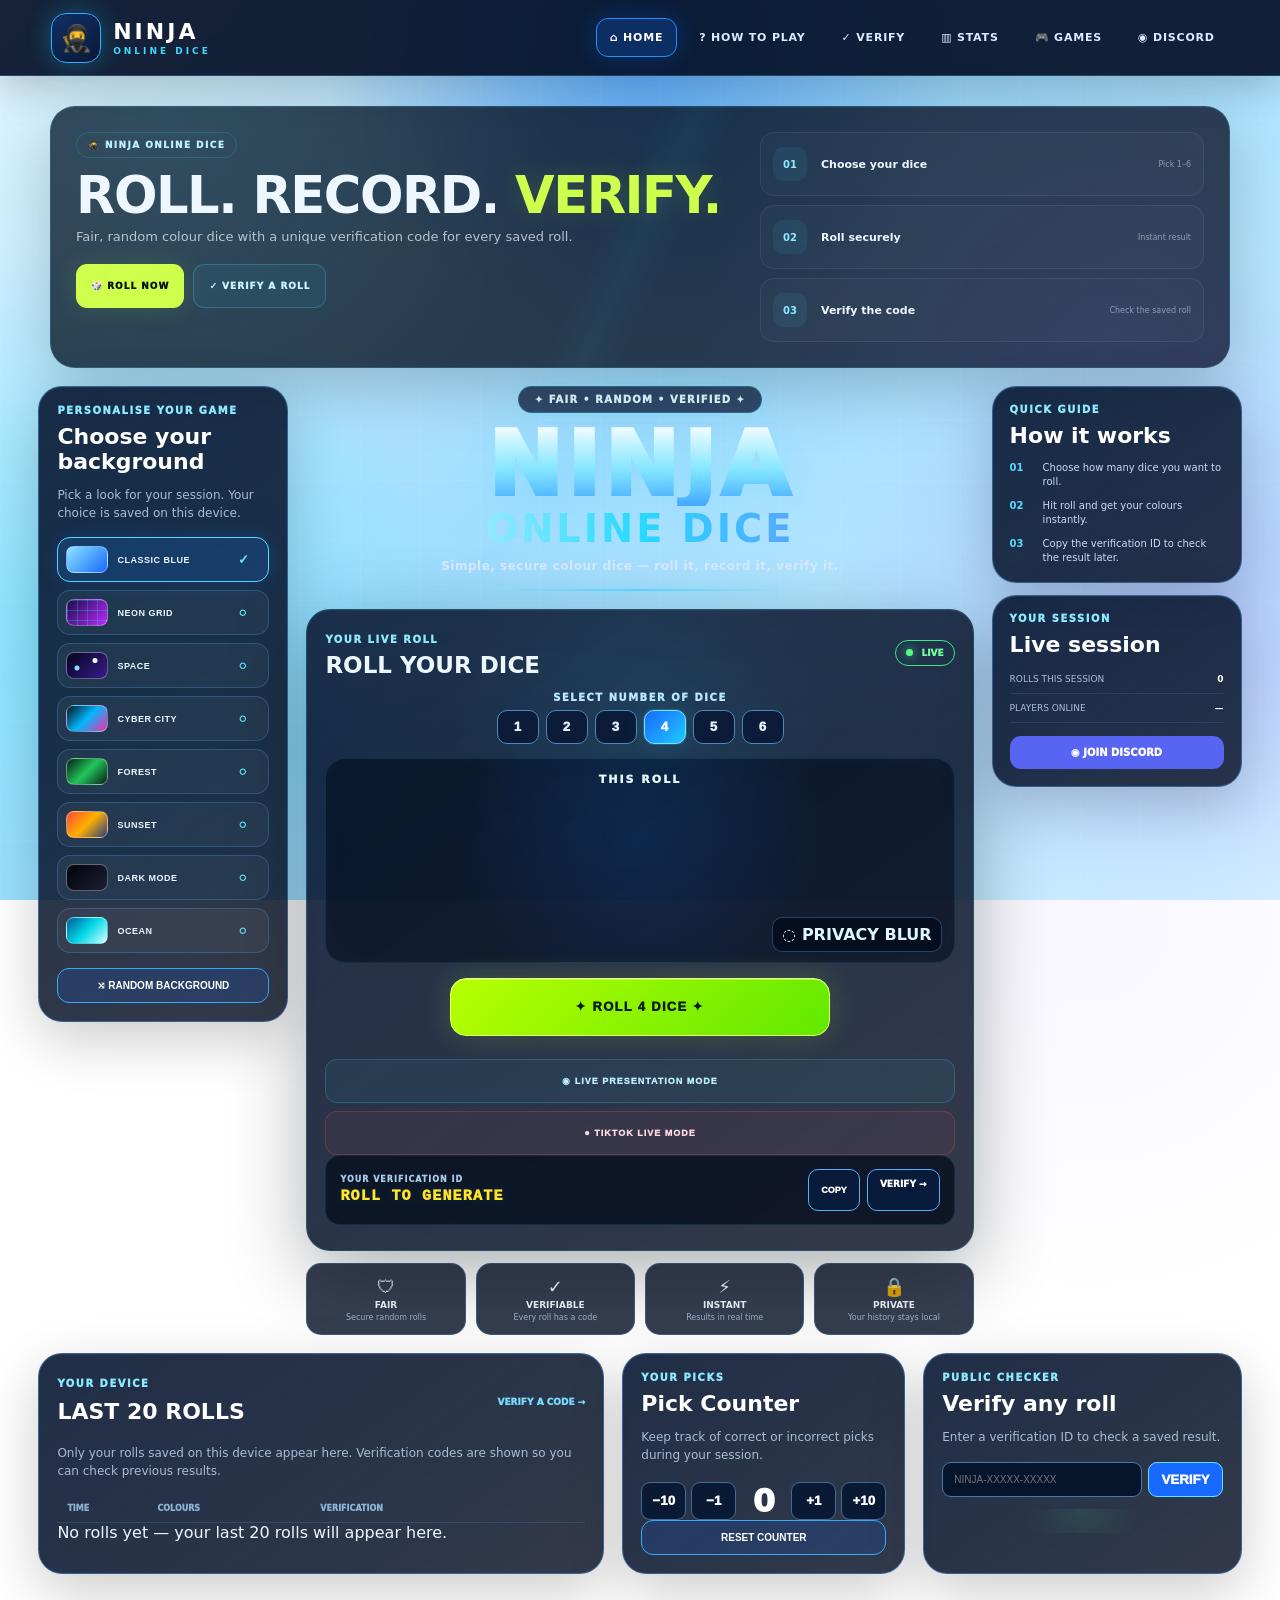
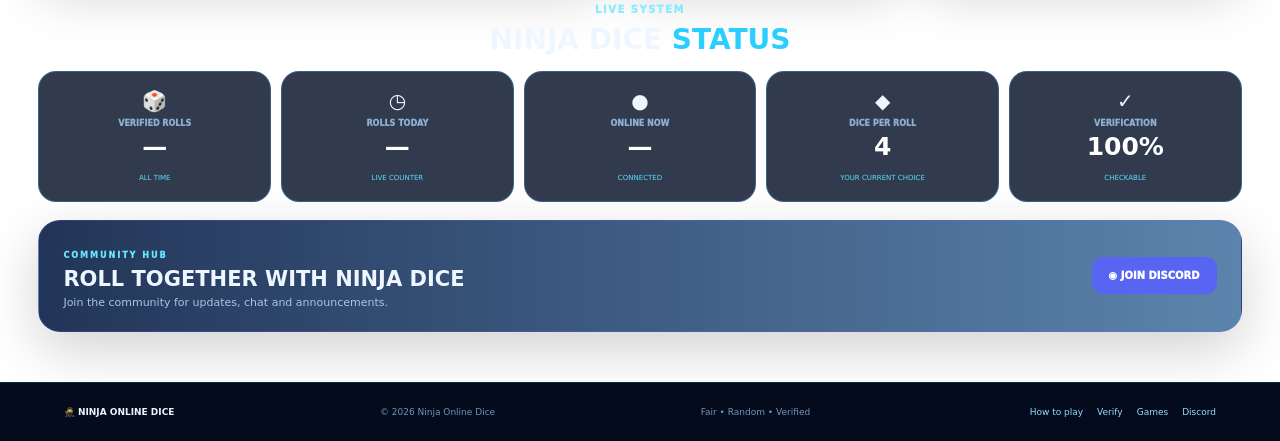
<file: index.html>
<!doctype html>
<html lang="en">
<head>
<meta charset="utf-8">
<meta name="viewport" content="width=device-width,initial-scale=1">
<meta name="theme-color" content="#07142f"><meta name="description" content="Ninja Online Dice — fair, random and independently verifiable colour dice rolls.">
<title>Ninja Online Dice — Fair. Random. Verified.</title>
<link rel="stylesheet" href="style.css?v=2">
</head>
<body class="ninja-home theme-classic">
<div class="site-bg" aria-hidden="true"></div>

<header class="site-header">
  <a class="brand" href="index.html" aria-label="Ninja Online Dice home">
    <span class="brand-mark">🥷</span>
    <span><b>NINJA</b><em>ONLINE DICE</em></span>
  </a>
  <nav class="main-nav" aria-label="Main navigation">
    <a class="active" href="#play">⌂ <span>HOME</span></a>
    <a href="#how">? <span>HOW TO PLAY</span></a>
    <a href="verify.html">✓ <span>VERIFY</span></a>
    <a href="#stats">▥ <span>STATS</span></a>
    <a href="games.html">🎮 <span>GAMES</span></a>
    <a href="https://discord.gg/GRp7Zuck2" target="_blank" rel="noopener">◉ <span>DISCORD</span></a>
  </nav>
</header>

<main>
  <section class="ninja-landing" id="ninjaLanding">
    <div class="landing-copy">
      <span class="landing-kicker">🥷 NINJA ONLINE DICE</span>
      <h2>ROLL. RECORD. <strong>VERIFY.</strong></h2>
      <p>Fair, random colour dice with a unique verification code for every saved roll.</p>
      <div class="landing-actions">
        <a class="landing-primary" href="#play">🎲 ROLL NOW</a>
        <a class="landing-secondary" href="verify.html">✓ VERIFY A ROLL</a>
      </div>
    </div>
    <div class="landing-steps" aria-label="How Ninja Online Dice works">
      <div><b>01</b><span>Choose your dice</span><small>Pick 1–6</small></div>
      <div><b>02</b><span>Roll securely</span><small>Instant result</small></div>
      <div><b>03</b><span>Verify the code</span><small>Check the saved roll</small></div>
    </div>
  </section>

  <section class="dashboard-shell" id="play">
    <aside class="theme-panel panel-card">
      <div class="panel-kicker">PERSONALISE YOUR GAME</div>
      <h2>Choose your background</h2>
      <p class="muted">Pick a look for your session. Your choice is saved on this device.</p>
      <div class="theme-options" id="themeOptions">
        <button class="theme-option active" data-theme="classic" type="button"><span class="theme-thumb classic-thumb"></span><b>CLASSIC BLUE</b><i>✓</i></button>
        <button class="theme-option" data-theme="grid" type="button"><span class="theme-thumb grid-thumb"></span><b>NEON GRID</b><i>○</i></button>
        <button class="theme-option" data-theme="space" type="button"><span class="theme-thumb space-thumb"></span><b>SPACE</b><i>○</i></button>
        <button class="theme-option" data-theme="cyber" type="button"><span class="theme-thumb cyber-thumb"></span><b>CYBER CITY</b><i>○</i></button>
        <button class="theme-option" data-theme="forest" type="button"><span class="theme-thumb forest-thumb"></span><b>FOREST</b><i>○</i></button>
        <button class="theme-option" data-theme="sunset" type="button"><span class="theme-thumb sunset-thumb"></span><b>SUNSET</b><i>○</i></button>
        <button class="theme-option" data-theme="dark" type="button"><span class="theme-thumb dark-thumb"></span><b>DARK MODE</b><i>○</i></button>
        <button class="theme-option" data-theme="ocean" type="button"><span class="theme-thumb ocean-thumb"></span><b>OCEAN</b><i>○</i></button>
      </div>
      <button id="randomTheme" class="secondary-btn" type="button">⤨ RANDOM BACKGROUND</button>
    </aside>

    <section class="game-area" aria-label="Ninja Online Dice game">
      <div class="welcome-pill">✦ FAIR • RANDOM • VERIFIED ✦</div>
      <div class="brand-hero"><h1>NINJA</h1><strong>ONLINE DICE</strong><p>Simple, secure colour dice — roll it, record it, verify it.</p></div>

      <section class="game-card panel-card">
        <div class="game-card-head"><div><span class="panel-kicker">YOUR LIVE ROLL</span><h2>ROLL YOUR DICE</h2></div><span class="live-badge"><i></i> LIVE</span></div>

        <div class="dice-count-label">SELECT NUMBER OF DICE</div>
        <div class="dice-count" id="diceCount" role="group" aria-label="Select number of dice">
          <button type="button" data-count="1">1</button><button type="button" data-count="2">2</button><button type="button" data-count="3">3</button><button class="selected" type="button" data-count="4">4</button><button type="button" data-count="5">5</button><button type="button" data-count="6">6</button>
        </div>

        <div class="dice-stage-wrap">
          <div class="dice-label">THIS ROLL</div>
          <div id="diceStage" class="dice-stage" aria-live="polite" aria-label="Dice result"></div>
          <button id="privacy" class="privacy" type="button" aria-pressed="false"><span>◌</span><b>PRIVACY BLUR</b><small>Colours remain faintly visible</small></button>
        </div>

        <button id="rollBtn" class="roll-main" type="button">✦ ROLL 4 DICE ✦</button>
        <button id="liveModeBtn" class="live-mode-btn" type="button" aria-pressed="false">◉ LIVE PRESENTATION MODE</button>
        <button id="tiktokModeBtn" class="tiktok-mode-btn" type="button" aria-pressed="false">● TIKTOK LIVE MODE</button>

        <div class="verification-strip">
          <div><small>YOUR VERIFICATION ID</small><code id="code">ROLL TO GENERATE</code></div>
          <div class="verification-actions"><button id="copyBtn" type="button">COPY</button><a href="verify.html">VERIFY →</a></div>
        </div>
        <div id="rollStatus" class="roll-status" aria-live="polite"></div>
      </section>

      <div class="feature-strip">
        <div><span>🛡</span><b>FAIR</b><small>Secure random rolls</small></div>
        <div><span>✓</span><b>VERIFIABLE</b><small>Every roll has a code</small></div>
        <div><span>⚡</span><b>INSTANT</b><small>Results in real time</small></div>
        <div><span>🔒</span><b>PRIVATE</b><small>Your history stays local</small></div>
      </div>
    </section>

    <aside class="side-info">
      <section class="panel-card info-card">
        <div class="panel-kicker">QUICK GUIDE</div>
        <h2>How it works</h2>
        <div class="steps"><div><b>01</b><span>Choose how many dice you want to roll.</span></div><div><b>02</b><span>Hit roll and get your colours instantly.</span></div><div><b>03</b><span>Copy the verification ID to check the result later.</span></div></div>
      </section>
      <section class="panel-card session-card">
        <div class="panel-kicker">YOUR SESSION</div>
        <h2>Live session</h2>
        <div class="session-row"><span>ROLLS THIS SESSION</span><b id="sessionRolls">0</b></div>
        <div class="session-row"><span>PLAYERS ONLINE</span><b id="activePlayers">—</b></div>
        <a class="discord-mini" href="https://discord.gg/GRp7Zuck2" target="_blank" rel="noopener">◉ JOIN DISCORD</a>
      </section>
    </aside>
  </section>

  <section class="lower-grid" id="how">
    <section class="panel-card history" id="history">
      <div class="panel-heading"><div><span class="panel-kicker">YOUR DEVICE</span><h2>LAST 20 ROLLS</h2></div><a href="verify.html">VERIFY A CODE →</a></div>
      <p class="panel-note">Only your rolls saved on this device appear here. Verification codes are shown so you can check previous results.</p>
      <div class="roll-table-head"><span>TIME</span><span>COLOURS</span><span>VERIFICATION</span></div>
      <div id="rollHistory" class="roll-history">No rolls yet — your last 20 rolls will appear here.</div>
    </section>

    <section class="panel-card counter-card">
      <div class="panel-kicker">YOUR PICKS</div><h2>Pick Counter</h2><p class="muted">Keep track of correct or incorrect picks during your session.</p>
      <div class="big-counter"><button id="scoreMinus10" type="button">−10</button><button id="scoreMinus" type="button">−1</button><output id="scoreValue">0</output><button id="scorePlus" type="button">+1</button><button id="scorePlus10" type="button">+10</button></div>
      <button id="scoreReset" class="reset-btn" type="button">RESET COUNTER</button>
    </section>

    <section class="panel-card quick-verify">
      <div class="panel-kicker">PUBLIC CHECKER</div><h2>Verify any roll</h2><p class="muted">Enter a verification ID to check a saved result.</p>
      <div class="verify-input"><input id="quickVerifyCode" placeholder="NINJA-XXXXX-XXXXX" autocomplete="off"><button id="quickVerifyBtn" type="button">VERIFY</button></div>
      <div id="quickVerifyResult" class="quick-result"></div>
    </section>
  </section>

  <section class="stats-section" id="stats">
    <div class="section-title"><span class="panel-kicker">LIVE SYSTEM</span><h2>NINJA DICE <strong>STATUS</strong></h2></div>
    <div class="stats-grid">
      <article><span>🎲</span><small>VERIFIED ROLLS</small><b id="totalRolls">—</b><em>ALL TIME</em></article>
      <article><span>◷</span><small>ROLLS TODAY</small><b id="rollsToday">—</b><em>LIVE COUNTER</em></article>
      <article><span>●</span><small>ONLINE NOW</small><b id="onlineStat">—</b><em>CONNECTED</em></article>
      <article><span>◆</span><small>DICE PER ROLL</small><b id="diceStat">4</b><em>YOUR CURRENT CHOICE</em></article>
      <article><span>✓</span><small>VERIFICATION</small><b>100%</b><em>CHECKABLE</em></article>
    </div>
  </section>

  <section class="discord-banner">
    <div><span>COMMUNITY HUB</span><h2>ROLL TOGETHER WITH NINJA DICE</h2><p>Join the community for updates, chat and announcements.</p></div>
    <a href="https://discord.gg/GRp7Zuck2" target="_blank" rel="noopener">◉ JOIN DISCORD</a>
  </section>
</main>

<footer><div class="footer-brand">🥷 <b>NINJA ONLINE DICE</b></div><span>© 2026 Ninja Online Dice</span><span>Fair • Random • Verified</span><div><a href="#how">How to play</a><a href="verify.html">Verify</a><a href="games.html">Games</a><a href="https://discord.gg/GRp7Zuck2" target="_blank" rel="noopener">Discord</a></div></footer>
<script type="module" src="app.js"></script>
</body>
</html>
</file>
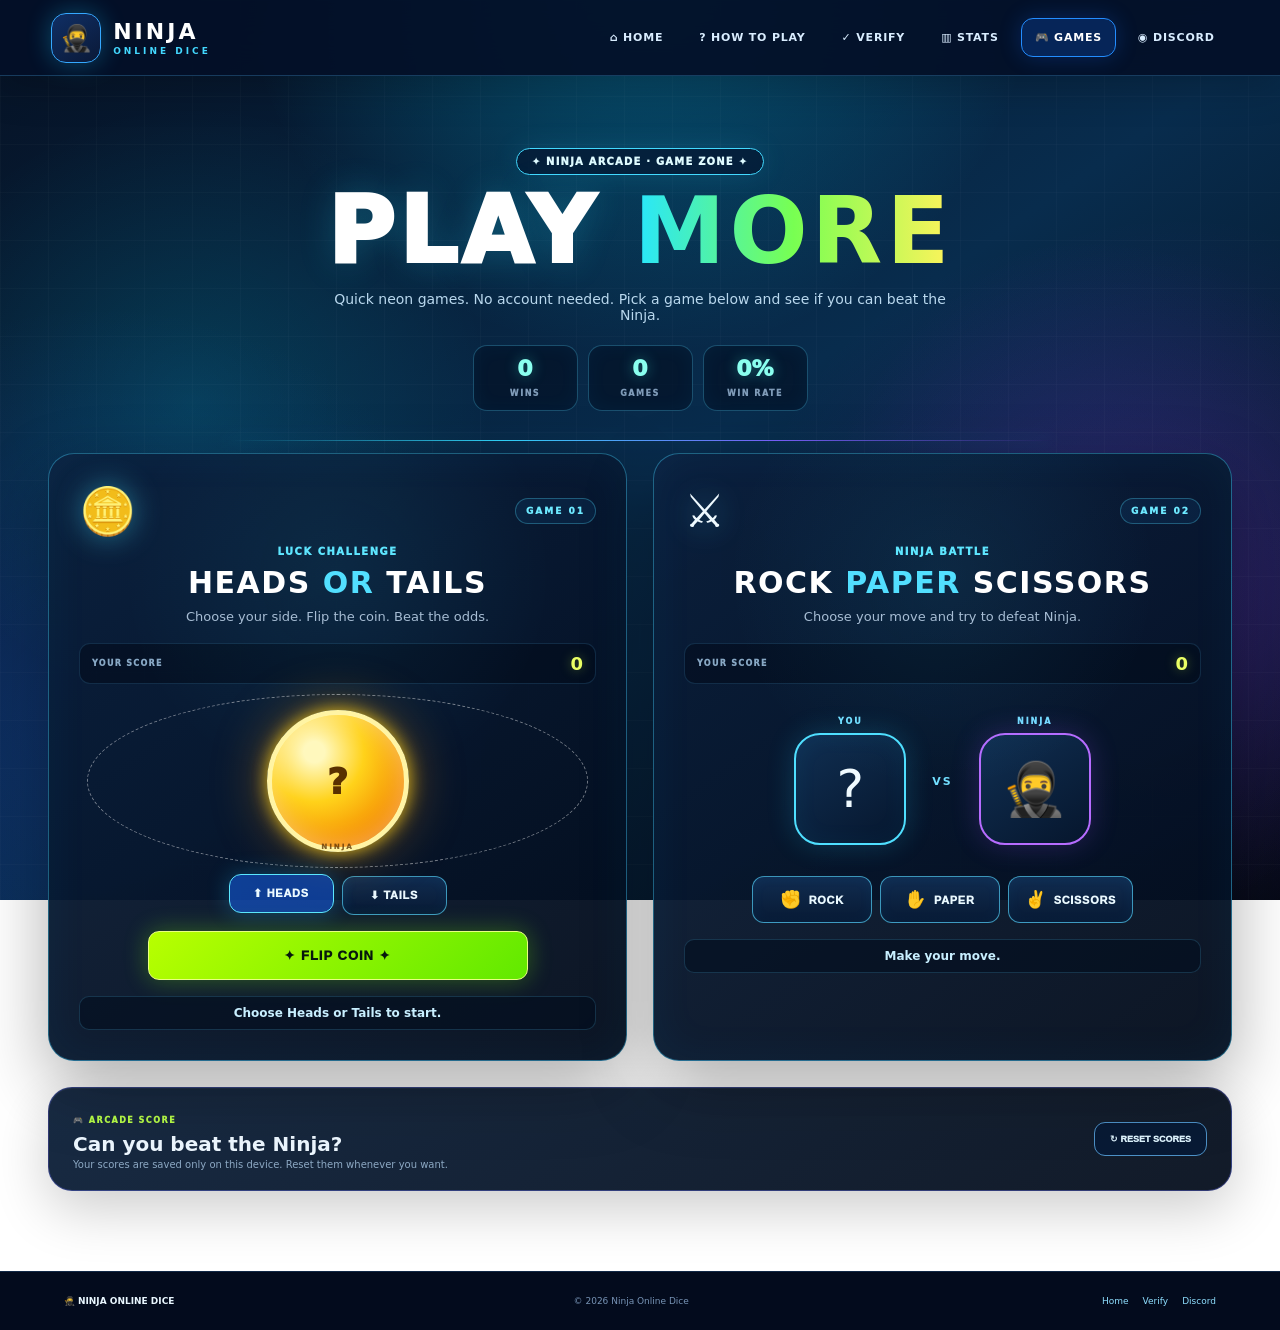
<file: games.html>
<!doctype html>
<html lang="en">
<head>
<meta charset="utf-8"><meta name="viewport" content="width=device-width,initial-scale=1">
<meta name="theme-color" content="#07142f"><title>Ninja Online Dice — Game Zone</title>
<link rel="stylesheet" href="style.css?v=5">
</head>
<body class="ninja-home theme-classic games-page">
<div class="site-bg" aria-hidden="true"></div>
<header class="site-header">
  <a class="brand" href="index.html" aria-label="Ninja Online Dice home"><span class="brand-mark">🥷</span><span><b>NINJA</b><em>ONLINE DICE</em></span></a>
  <nav class="main-nav" aria-label="Main navigation">
    <a href="index.html">⌂ <span>HOME</span></a><a href="index.html#how">? <span>HOW TO PLAY</span></a><a href="verify.html">✓ <span>VERIFY</span></a><a href="index.html#stats">▥ <span>STATS</span></a><a class="active" href="games.html">🎮 <span>GAMES</span></a><a href="https://discord.gg/GRp7Zuck2" target="_blank" rel="noopener">◉ <span>DISCORD</span></a>
  </nav>
</header>
<main class="games-main">
  <section class="games-hero arcade-hero">
    <div class="welcome-pill">✦ NINJA ARCADE · GAME ZONE ✦</div>
    <h1>PLAY <strong>MORE</strong></h1>
    <p>Quick neon games. No account needed. Pick a game below and see if you can beat the Ninja.</p>
    <div class="arcade-stats"><div><span id="totalWins">0</span><small>WINS</small></div><div><span id="totalGames">0</span><small>GAMES</small></div><div><span id="winRate">0%</span><small>WIN RATE</small></div></div>
  </section>
  <section class="games-grid premium-games">
    <article class="game-panel arcade-card coin-card">
      <div class="game-topline"><div class="game-icon big-icon">🪙</div><span class="game-number">GAME 01</span></div>
      <div class="panel-kicker">LUCK CHALLENGE</div><h2>HEADS <span>OR</span> TAILS</h2><p class="muted">Choose your side. Flip the coin. Beat the odds.</p>
      <div class="score-line"><span>YOUR SCORE</span><strong id="coinScore">0</strong></div>
      <div class="coin-wrap premium-coin-wrap"><div id="coin" class="coin premium-coin"><span>?</span><small>NINJA</small></div></div>
      <div class="choice-row"><button class="game-choice selected" data-choice="HEADS">⬆ HEADS</button><button class="game-choice" data-choice="TAILS">⬇ TAILS</button></div>
      <button id="flipCoin" class="game-action arcade-action" type="button">✦ FLIP COIN ✦</button>
      <div id="coinResult" class="game-result">Choose Heads or Tails to start.</div>
    </article>
    <article class="game-panel arcade-card rps-card">
      <div class="game-topline"><div class="game-icon big-icon">⚔️</div><span class="game-number">GAME 02</span></div>
      <div class="panel-kicker">NINJA BATTLE</div><h2>ROCK <span>PAPER</span> SCISSORS</h2><p class="muted">Choose your move and try to defeat Ninja.</p>
      <div class="score-line"><span>YOUR SCORE</span><strong id="rpsScore">0</strong></div>
      <div class="rps-display premium-rps"><div class="fighter"><small>YOU</small><span id="playerMove">?</span></div><b>VS</b><div class="fighter ninja-fighter"><small>NINJA</small><span id="cpuMove">🥷</span></div></div>
      <div class="rps-row"><button data-rps="ROCK"><span>✊</span> ROCK</button><button data-rps="PAPER"><span>✋</span> PAPER</button><button data-rps="SCISSORS"><span>✌️</span> SCISSORS</button></div>
      <div id="rpsResult" class="game-result">Make your move.</div>
    </article>
  </section>
  <section class="arcade-footer-panel panel-card">
    <div><span class="arcade-badge">🎮 ARCADE SCORE</span><h3>Can you beat the Ninja?</h3><p>Your scores are saved only on this device. Reset them whenever you want.</p></div>
    <button id="resetScores" class="reset-arcade" type="button">↻ RESET SCORES</button>
  </section>
</main>
<footer><div class="footer-brand">🥷 <b>NINJA ONLINE DICE</b></div><span>© 2026 Ninja Online Dice</span><div><a href="index.html">Home</a><a href="verify.html">Verify</a><a href="https://discord.gg/GRp7Zuck2" target="_blank" rel="noopener">Discord</a></div></footer>
<script>
const state=JSON.parse(localStorage.getItem('ninjaArcadeScore')||'{"wins":0,"games":0,"coinWins":0,"rpsWins":0}');
const save=()=>{localStorage.setItem('ninjaArcadeScore',JSON.stringify(state));renderScore()};
const renderScore=()=>{document.querySelector('#totalWins').textContent=state.wins;document.querySelector('#totalGames').textContent=state.games;document.querySelector('#winRate').textContent=state.games?Math.round(state.wins/state.games*100)+'%':'0%';document.querySelector('#coinScore').textContent=state.coinWins;document.querySelector('#rpsScore').textContent=state.rpsWins}; renderScore();
let coinChoice='HEADS',busy=false;
document.querySelectorAll('.game-choice').forEach(b=>b.addEventListener('click',()=>{coinChoice=b.dataset.choice;document.querySelectorAll('.game-choice').forEach(x=>x.classList.toggle('selected',x===b));document.querySelector('#coinResult').textContent='You picked '+coinChoice+'. Now flip.'}));
document.querySelector('#flipCoin').addEventListener('click',()=>{if(busy)return;busy=true;const coin=document.querySelector('#coin');coin.classList.add('flip');document.querySelector('#coinResult').textContent='The Ninja is flipping...';setTimeout(()=>{const result=Math.random()<.5?'HEADS':'TAILS';coin.querySelector('span').textContent=result==='HEADS'?'H':'T';coin.classList.remove('flip');state.games++;if(result===coinChoice){state.wins++;state.coinWins++;document.querySelector('#coinResult').textContent='✓ '+result+' — YOU WIN!'}else document.querySelector('#coinResult').textContent=result+' — Ninja wins this round.';save();busy=false},800)});
const moves=['ROCK','PAPER','SCISSORS'],emoji={ROCK:'✊',PAPER:'✋',SCISSORS:'✌️'};
function winner(a,b){if(a===b)return'DRAW';if((a==='ROCK'&&b==='SCISSORS')||(a==='PAPER'&&b==='ROCK')||(a==='SCISSORS'&&b==='PAPER'))return'WIN';return'LOSE'}
document.querySelectorAll('[data-rps]').forEach(b=>b.addEventListener('click',()=>{const p=b.dataset.rps,c=moves[Math.floor(Math.random()*3)],r=winner(p,c);document.querySelector('#playerMove').textContent=emoji[p];document.querySelector('#cpuMove').textContent=emoji[c];state.games++;if(r==='WIN'){state.wins++;state.rpsWins++;document.querySelector('#rpsResult').textContent='✓ YOU WIN — '+p+' beats '+c+'!'}else if(r==='DRAW')document.querySelector('#rpsResult').textContent='DRAW — both chose '+p+'.';else document.querySelector('#rpsResult').textContent='Ninja wins — '+c+' beats '+p+'.';save()}));
document.querySelector('#resetScores').addEventListener('click',()=>{state.wins=state.games=state.coinWins=state.rpsWins=0;save();document.querySelector('#coinResult').textContent='Scores reset. Choose a side.';document.querySelector('#rpsResult').textContent='Scores reset. Make your move.'});
</script></body></html>
</file>
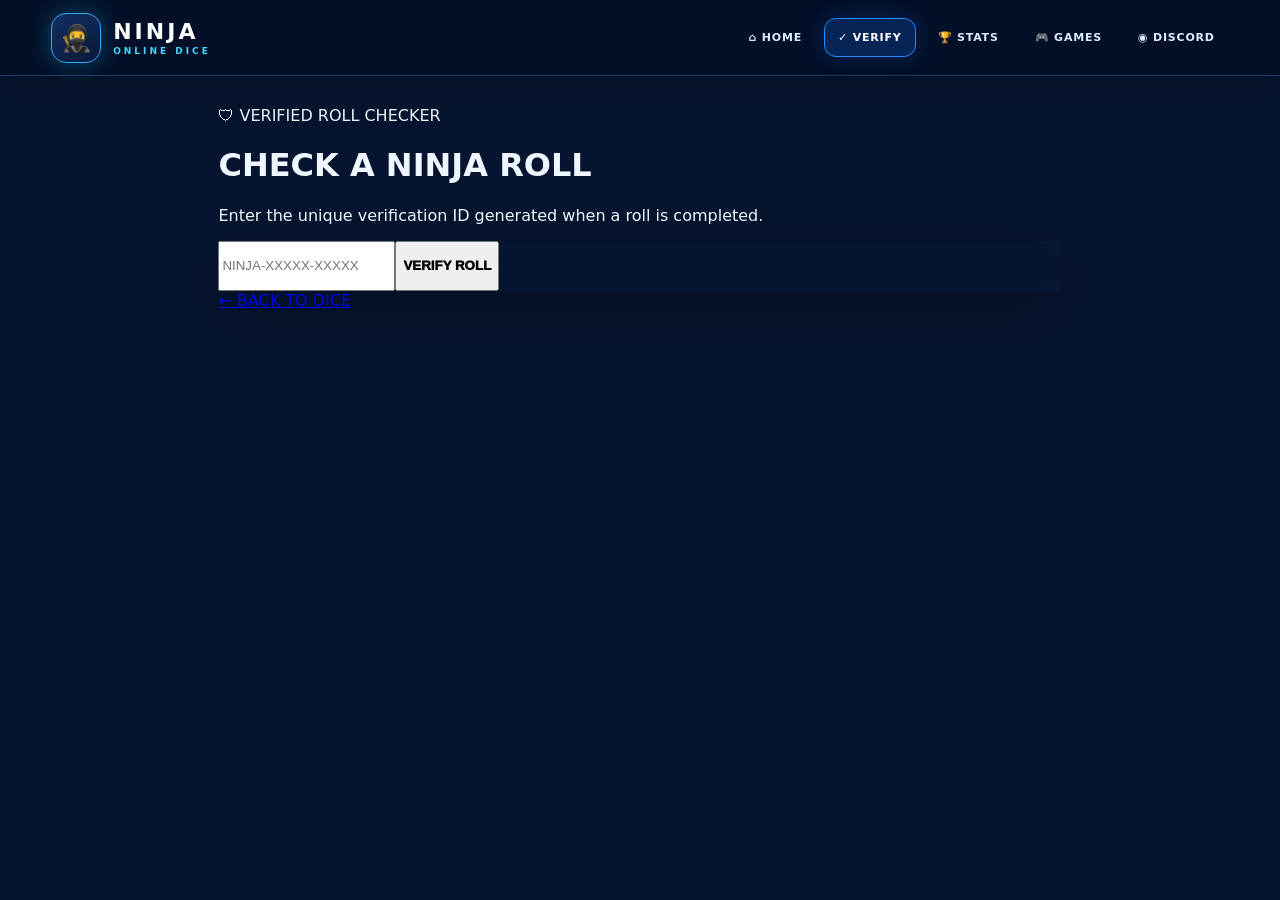
<file: verify.html>
<!doctype html><html lang="en"><head><meta charset="utf-8"><meta name="viewport" content="width=device-width,initial-scale=1"><meta name="theme-color" content="#050816"><meta name="description" content="Verify a Ninja Online Dice roll using its unique verification ID."><title>Verify Roll | Ninja Online Dice</title><link rel="stylesheet" href="style.css"></head><body class="verify-body"><div class="bg-grid" aria-hidden="true"></div><header class="site-header"><a class="brand" href="index.html"><span class="brand-mark">🥷</span><span><b>NINJA</b><em>ONLINE DICE</em></span></a><nav class="main-nav"><a href="index.html">⌂ HOME</a><a class="active" href="verify.html">✓ VERIFY</a><a href="index.html#stats">🏆 STATS</a><a href="games.html">🎮 GAMES</a><a href="https://discord.gg/GRp7Zuck2" target="_blank" rel="noopener">◉ DISCORD</a></nav></header><main class="verify-page"><div class="verify-hero"><span>🛡 VERIFIED ROLL CHECKER</span><h1>CHECK A <strong>NINJA ROLL</strong></h1><p>Enter the unique verification ID generated when a roll is completed.</p></div><section class="verify-box"><div class="verify-form"><input id="verifyInput" placeholder="NINJA-XXXXX-XXXXX" autocomplete="off"><button id="verifyBtn" type="button">VERIFY ROLL</button></div><div id="verifyResult"></div></section><a class="back-home" href="index.html">← BACK TO DICE</a></main><script type="module" src="verify.js"></script></body></html>
</file>
<file: style.css>
:root{--navy:#07142f;--navy2:#0b2145;--ink:#10264a;--muted:#60728f;--blue:#1769ff;--cyan:#22c9ff;--green:#62e600;--yellow:#ffd21a;--orange:#ff7a00;--red:#ff2638;--purple:#8d5cff;--pink:#ff39b9;--white:#fff;--panel:rgba(255,255,255,.9);--glass:rgba(7,20,47,.78);--line:rgba(35,115,255,.28);--shadow:0 24px 70px rgba(4,25,68,.2)}*{box-sizing:border-box}html{scroll-behavior:smooth}body{margin:0;font-family:Inter,ui-sans-serif,system-ui,-apple-system,"Segoe UI",sans-serif;color:#eef7ff;background:#07142f;min-height:100vh;overflow-x:hidden}.site-bg{position:fixed;inset:0;z-index:-2;background:linear-gradient(135deg,#dff5ff 0%,#9edcff 48%,#d8f7ff 100%);transition:background .45s ease}.site-bg:before,.site-bg:after{content:"";position:absolute;inset:0;pointer-events:none}.site-bg:before{background:radial-gradient(circle at 50% 5%,rgba(0,117,255,.48),transparent 30%),radial-gradient(circle at 6% 70%,rgba(0,221,255,.28),transparent 28%),radial-gradient(circle at 94% 70%,rgba(116,78,255,.24),transparent 28%)}.site-bg:after{opacity:.25;background-image:linear-gradient(rgba(255,255,255,.18) 1px,transparent 1px),linear-gradient(90deg,rgba(255,255,255,.18) 1px,transparent 1px);background-size:60px 60px}.site-header{position:sticky;top:0;z-index:50;min-height:82px;padding:12px clamp(18px,4vw,58px);display:flex;align-items:center;justify-content:space-between;gap:24px;background:rgba(4,16,40,.92);backdrop-filter:blur(18px);border-bottom:1px solid rgba(85,188,255,.25);box-shadow:0 10px 40px rgba(0,0,0,.22)}.brand{display:flex;align-items:center;gap:12px;color:#fff;text-decoration:none}.brand-mark{display:grid;place-items:center;width:50px;height:50px;border-radius:15px;background:linear-gradient(145deg,#102f65,#0a1937);border:1px solid #35a8ff;box-shadow:0 0 24px rgba(28,199,255,.32);font-size:26px}.brand b{display:block;font-size:22px;letter-spacing:3px}.brand em{display:block;font-size:9px;font-style:normal;letter-spacing:3px;color:#43d8ff;font-weight:900;margin-top:2px}.main-nav{display:flex;align-items:center;gap:8px}.main-nav a{color:#d9edff;text-decoration:none;font-size:11px;font-weight:900;letter-spacing:.8px;padding:12px 13px;border-radius:12px;border:1px solid transparent;transition:.2s;white-space:nowrap}.main-nav a:hover,.main-nav a.active{background:rgba(20,111,255,.22);border-color:#238dff;color:#fff;box-shadow:0 0 22px rgba(23,105,255,.24)}main{max-width:1500px;margin:auto;padding:30px clamp(14px,3vw,40px) 50px}.dashboard-shell{display:grid;grid-template-columns:250px minmax(520px,1fr) 250px;gap:18px;align-items:start}.panel-card{background:linear-gradient(145deg,rgba(7,23,51,.9),rgba(5,14,34,.82));border:1px solid rgba(83,167,255,.42);border-radius:24px;box-shadow:var(--shadow),inset 0 0 35px rgba(32,105,255,.05);color:#edf7ff}.theme-panel,.side-info{position:sticky;top:104px}.theme-panel{padding:18px}.panel-kicker{font-size:10px;letter-spacing:1.5px;font-weight:1000;color:#8ceaff}.theme-panel h2,.info-card h2,.session-card h2,.history h2,.counter-card h2,.quick-verify h2{margin:8px 0;font-size:22px;color:#fff}.muted,.panel-note{color:#a8bdd7;font-size:12px;line-height:1.5}.theme-options{display:grid;gap:8px;margin:15px 0}.theme-option{width:100%;display:grid;grid-template-columns:42px 1fr 22px;align-items:center;gap:9px;padding:8px;border-radius:13px;border:1px solid rgba(97,177,255,.25);background:rgba(255,255,255,.045);color:#eaf6ff;text-align:left;cursor:pointer}.theme-option:hover,.theme-option.active{border-color:#55d8ff;background:rgba(25,127,255,.18);box-shadow:0 0 20px rgba(23,105,255,.18)}.theme-option b{font-size:9px;letter-spacing:.5px}.theme-option i{font-style:normal;color:#65eaff;font-weight:1000}.theme-thumb{height:27px;border-radius:8px;border:1px solid rgba(255,255,255,.35)}.classic-thumb{background:linear-gradient(135deg,#8ee5ff,#1769ff)}.grid-thumb{background:linear-gradient(135deg,#170d45,#c126ff);background-image:linear-gradient(rgba(0,255,255,.25) 1px,transparent 1px),linear-gradient(90deg,rgba(0,255,255,.25) 1px,transparent 1px),linear-gradient(135deg,#170d45,#c126ff);background-size:10px 10px,10px 10px,auto}.space-thumb{background:radial-gradient(circle at 70% 30%,#fff 0 2px,transparent 3px),radial-gradient(circle at 25% 60%,#8df 0 2px,transparent 3px),linear-gradient(135deg,#02051c,#3b1b8f)}.cyber-thumb{background:linear-gradient(135deg,#07111c,#00b8ff 50%,#ff27a8)}.forest-thumb{background:linear-gradient(135deg,#041e17,#23c65c,#071d14)}.sunset-thumb{background:linear-gradient(135deg,#ff4b35,#ffb000,#243d85)}.dark-thumb{background:linear-gradient(135deg,#02040a,#1a2032)}.ocean-thumb{background:linear-gradient(135deg,#005d99,#00d8e8,#d8ffff)}.secondary-btn,.reset-btn{width:100%;padding:11px;border-radius:12px;border:1px solid #35aaff;background:rgba(23,105,255,.15);color:#fff;font-weight:900;font-size:10px;cursor:pointer}.game-area{min-width:0}.welcome-pill{width:max-content;margin:0 auto 10px;padding:7px 15px;border-radius:999px;border:1px solid #7d8cff;background:rgba(10,25,58,.75);box-shadow:0 0 22px rgba(44,128,255,.24);font-size:10px;font-weight:1000;letter-spacing:1.2px;color:#dffaff}.brand-hero{text-align:center;padding:2px 10px 18px}.brand-hero h1{margin:0;font-size:clamp(54px,7vw,92px);line-height:.9;font-weight:1000;letter-spacing:4px;background:linear-gradient(180deg,#fff,#8be8ff 55%,#43a7ff);-webkit-background-clip:text;background-clip:text;color:transparent;text-shadow:0 0 30px rgba(49,193,255,.32)}.brand-hero strong{display:block;font-size:clamp(24px,3vw,39px);letter-spacing:3px;background:linear-gradient(90deg,#fff,#27d9ff,#8b70ff);-webkit-background-clip:text;background-clip:text;color:transparent}.brand-hero p{margin:8px 0 0;color:#d5eaff;font-size:12px;font-weight:800;letter-spacing:.5px}.game-card{padding:18px}.game-card-head{display:flex;justify-content:space-between;align-items:center}.game-card-head h2{margin:5px 0 0;font-size:23px}.live-badge{font-size:9px;font-weight:1000;color:#74ff9d;border:1px solid #35e989;padding:7px 10px;border-radius:999px}.live-badge i{display:inline-block;width:7px;height:7px;border-radius:50%;background:#53ff7e;box-shadow:0 0 12px #53ff7e;margin-right:5px}.dice-count-label{text-align:center;color:#bde7ff;font-size:10px;font-weight:1000;letter-spacing:1.5px;margin:14px 0 7px}.dice-count{display:flex;justify-content:center;gap:7px}.dice-count button{width:42px;height:34px;border-radius:10px;border:1px solid #4c87bd;background:#0b1b38;color:#dff4ff;font-weight:1000;cursor:pointer}.dice-count button.selected{background:linear-gradient(135deg,#1769ff,#20c9ff);border-color:#6ee7ff;box-shadow:0 0 18px rgba(31,185,255,.45);color:#fff}.dice-stage-wrap{position:relative;margin-top:14px;border-radius:20px;border:1px solid rgba(79,172,255,.4);background:radial-gradient(circle at 50% 40%,rgba(26,114,255,.14),transparent 55%),rgba(1,9,26,.56);padding:14px 14px 18px;min-height:205px}.dice-label{text-align:center;font-size:11px;font-weight:1000;letter-spacing:2px;color:#e8f8ff}.dice-stage{min-height:145px;display:flex;align-items:center;justify-content:center;flex-wrap:wrap;gap:14px;padding:14px}.die{position:relative;width:76px;height:76px;border-radius:20px;border:3px solid rgba(255,255,255,.86);box-shadow:0 0 18px currentColor,0 9px 0 rgba(0,0,0,.3),inset 0 0 18px rgba(255,255,255,.28);animation:floatDie 3s ease-in-out infinite}.die:after{content:"";position:absolute;width:20px;height:20px;border-radius:50%;background:#fff;left:50%;top:50%;transform:translate(-50%,-50%);box-shadow:0 0 10px rgba(255,255,255,.85)}.die.red{background:#ff2638;color:#ff2638}.die.blue{background:#1977ff;color:#1977ff}.die.green{background:#62e600;color:#62e600}.die.yellow{background:#ffd21a;color:#ffd21a}.die.orange{background:#ff7a00;color:#ff7a00}.die.purple{background:#8d5cff;color:#8d5cff}.rolling-die{animation:rollDie .35s linear infinite}.privacy{position:absolute;right:12px;bottom:10px;display:flex;align-items:center;gap:6px;padding:7px 9px;border-radius:10px;background:rgba(3,12,29,.82);border:1px solid rgba(96,180,255,.32);font-size:9px;cursor:pointer}.privacy small{display:none}.dice-stage.privacy-blurred{filter:blur(7px);opacity:.72}.dice-stage.privacy-blurred .die{filter:blur(2px)}.privacy.on:after{content:"BLUR ON";color:#a9efff}.privacy.on b{display:none}.roll-main{display:block;width:min(380px,88%);margin:15px auto;padding:17px 22px;border:1px solid #e9ff76;border-radius:15px;background:linear-gradient(135deg,#b8ff00,#61e900);color:#061c12;font-size:16px;font-weight:1000;letter-spacing:1px;box-shadow:0 0 28px rgba(127,255,0,.4),inset 0 1px rgba(255,255,255,.75);cursor:pointer}.roll-main:disabled{opacity:.7;cursor:wait}.verification-strip{display:flex;justify-content:space-between;gap:14px;align-items:center;padding:13px 14px;border:1px solid rgba(80,177,255,.32);border-radius:15px;background:rgba(2,10,27,.7)}.verification-strip small{display:block;color:#a7c9e8;font-size:8px;font-weight:1000;letter-spacing:1px}.verification-strip code{display:block;margin-top:4px;color:#ffe429;font-size:15px;font-weight:1000;letter-spacing:1px}.verification-actions{display:flex;gap:7px}.verification-actions button,.verification-actions a{border:1px solid #55aef8;border-radius:10px;padding:9px 12px;background:#091b3b;color:#fff;text-decoration:none;font-size:9px;font-weight:1000;cursor:pointer}.roll-status{text-align:center;min-height:18px;margin-top:7px;font-size:10px;color:#9deaff}.feature-strip{display:grid;grid-template-columns:repeat(4,1fr);gap:10px;margin-top:12px}.feature-strip>div{padding:12px;border:1px solid rgba(77,171,255,.3);border-radius:15px;background:rgba(4,16,38,.8);text-align:center}.feature-strip span{display:block;font-size:18px}.feature-strip b{display:block;font-size:9px;margin-top:3px}.feature-strip small{display:block;color:#9eb6d2;font-size:8px;margin-top:3px}.side-info{display:grid;gap:12px}.info-card,.session-card{padding:17px}.steps{display:grid;gap:10px;margin-top:13px}.steps div{display:grid;grid-template-columns:25px 1fr;gap:8px;font-size:10px;line-height:1.4;color:#c9dcf2}.steps b{color:#58d8ff}.session-row{display:flex;justify-content:space-between;padding:9px 0;border-bottom:1px solid rgba(100,160,220,.16);font-size:9px;color:#a9bed7}.session-row b{color:#fff}.discord-mini{display:block;margin-top:13px;text-align:center;padding:11px;border-radius:11px;background:#5865f2;color:#fff;text-decoration:none;font-size:10px;font-weight:1000}.lower-grid{display:grid;grid-template-columns:1.6fr .8fr .9fr;gap:18px;margin-top:18px}.history,.counter-card,.quick-verify{padding:18px}.panel-heading{display:flex;justify-content:space-between;gap:12px;align-items:center}.panel-heading a{color:#79ddff;font-size:9px;font-weight:1000;text-decoration:none}.roll-table-head,.history-item{display:grid;grid-template-columns:80px 1fr 190px 55px;gap:10px;align-items:center}.roll-table-head{margin-top:15px;padding:9px 10px;border-bottom:1px solid rgba(99,166,230,.2);font-size:8px;font-weight:1000;color:#8db4d8}.history-item{padding:10px;border-bottom:1px solid rgba(99,166,230,.12);font-size:9px}.history-item time{color:#91a9c4}.dots{display:flex;gap:5px;align-items:center;flex-wrap:wrap}.dot{width:18px;height:18px;border-radius:6px;display:inline-block;box-shadow:0 0 10px currentColor}.dot.red{background:#ff2638;color:#ff2638}.dot.blue{background:#1977ff;color:#1977ff}.dot.green{background:#62e600;color:#62e600}.dot.yellow{background:#ffd21a;color:#ffd21a}.dot.orange{background:#ff7a00;color:#ff7a00}.dot.purple{background:#8d5cff;color:#8d5cff}.history-code{color:#ffe32d;font-weight:1000}.history-copy{padding:6px;border-radius:8px;border:1px solid #4f9dde;background:#071936;color:#fff;font-size:8px;font-weight:1000;cursor:pointer}.history-empty{padding:22px;text-align:center;color:#8da7c5;font-size:10px}.big-counter{display:grid;grid-template-columns:45px 45px 1fr 45px 45px;gap:5px;align-items:center;margin-top:18px}.big-counter button{height:38px;border:1px solid #416c99;background:#0a1a35;color:#fff;border-radius:9px;font-weight:1000;cursor:pointer}.big-counter output{text-align:center;font-size:32px;font-weight:1000;color:#fff}.big-counter output.positive{color:#62ff92}.big-counter output.negative{color:#ff5969}.quick-verify .verify-input{display:flex;gap:6px;margin-top:16px}.quick-verify input{min-width:0;flex:1;border:1px solid #477ba8;border-radius:9px;background:#06142c;color:#fff;padding:11px;font-size:10px}.quick-verify button{border:1px solid #5ee4ff;border-radius:9px;background:#1769ff;color:#fff;font-weight:1000;padding:0 12px}.quick-result{margin-top:12px;min-height:24px;color:#bfeaff;font-size:10px}.stats-section{margin-top:24px}.section-title{text-align:center}.section-title h2{margin:6px 0 15px;font-size:28px}.section-title strong{color:#2bcfff}.stats-grid{display:grid;grid-template-columns:repeat(5,1fr);gap:10px}.stats-grid article{padding:17px;border-radius:18px;border:1px solid rgba(77,171,255,.32);background:rgba(5,17,39,.82);text-align:center}.stats-grid span{font-size:20px}.stats-grid small{display:block;margin-top:6px;color:#8eb0d0;font-size:8px;font-weight:1000}.stats-grid b{display:block;margin:4px 0;font-size:25px;color:#fff}.stats-grid em{font-style:normal;font-size:7px;color:#57dfff}.discord-banner{margin-top:18px;padding:22px 24px;border-radius:22px;border:1px solid rgba(91,181,255,.45);background:linear-gradient(90deg,rgba(10,31,70,.9),rgba(14,74,135,.68));display:flex;justify-content:space-between;align-items:center;gap:20px}.discord-banner span{font-size:8px;color:#69e5ff;font-weight:1000;letter-spacing:2px}.discord-banner h2{margin:5px 0;font-size:21px}.discord-banner p{margin:0;color:#a9c6e4;font-size:11px}.discord-banner a{background:#5865f2;color:#fff;text-decoration:none;font-weight:1000;font-size:10px;padding:13px 17px;border-radius:11px;white-space:nowrap}footer{padding:24px 5%;background:#030b1d;border-top:1px solid rgba(74,157,235,.2);display:flex;justify-content:space-between;align-items:center;gap:18px;color:#7894b6;font-size:9px}footer a{color:#8fdfff;text-decoration:none;margin-left:14px}.footer-brand{color:#e9f7ff}@keyframes floatDie{0%,100%{transform:translateY(0) rotate(-2deg)}50%{transform:translateY(-7px) rotate(2deg)}}@keyframes rollDie{0%{transform:rotate(0) scale(.9)}50%{transform:rotate(180deg) scale(1.05)}100%{transform:rotate(360deg) scale(.9)}}.theme-grid .site-bg{background:linear-gradient(135deg,#0a0823,#1c145e,#10082f)}.theme-grid .site-bg:after{opacity:.55;background-size:42px 42px}.theme-space .site-bg{background:radial-gradient(circle at 70% 20%,#4d35a9,transparent 12%),linear-gradient(135deg,#020316,#09194a 55%,#24084b)}.theme-cyber .site-bg{background:linear-gradient(135deg,#03101c,#006a9c 50%,#5d0b63)}.theme-forest .site-bg{background:linear-gradient(135deg,#021610,#0c5b39 50%,#041b22)}.theme-sunset .site-bg{background:linear-gradient(135deg,#40102c,#ff4d2e 50%,#ffb21a)}.theme-dark .site-bg{background:linear-gradient(135deg,#02040a,#0b1021,#151c31)}.theme-ocean .site-bg{background:linear-gradient(135deg,#00395e,#00a5cf 50%,#d8ffff)}.theme-ocean .site-bg:before{background:radial-gradient(circle at 50% 10%,rgba(255,255,255,.5),transparent 24%)}@media(max-width:1200px){.dashboard-shell{grid-template-columns:220px minmax(480px,1fr)}.side-info{grid-column:1/-1;position:static;grid-template-columns:1fr 1fr}.lower-grid{grid-template-columns:1.4fr .8fr}.quick-verify{grid-column:1/-1}.stats-grid{grid-template-columns:repeat(3,1fr)}}@media(max-width:900px){.site-header{position:relative;flex-wrap:wrap}.dashboard-shell{grid-template-columns:1fr}.theme-panel,.side-info{position:static}.theme-panel{order:2}.game-area{order:1}.side-info{order:3}.theme-options{grid-template-columns:repeat(2,1fr)}.lower-grid{grid-template-columns:1fr}.quick-verify{grid-column:auto}.stats-grid{grid-template-columns:repeat(2,1fr)}}@media(max-width:600px){main{padding:16px 10px 30px}.site-header{padding:10px 12px}.brand-mark{width:43px;height:43px}.brand b{font-size:18px}.main-nav{width:100%;overflow:auto}.main-nav a{font-size:9px;padding:9px}.brand-hero h1{font-size:52px}.brand-hero strong{font-size:24px}.game-card{padding:12px}.die{width:60px;height:60px;border-radius:16px}.dice-stage{gap:8px}.dice-stage-wrap{min-height:180px}.feature-strip{grid-template-columns:1fr 1fr}.theme-options,.side-info{grid-template-columns:1fr}.verification-strip{flex-direction:column;align-items:stretch}.verification-actions>*{flex:1;text-align:center}.roll-table-head{display:none}.roll-table-head,.history-item{grid-template-columns:60px 1fr 50px}.history-code{grid-column:2}.history-copy{grid-column:3;grid-row:1/3}.big-counter{grid-template-columns:42px 42px 1fr 42px 42px}.stats-grid{grid-template-columns:1fr}.discord-banner{flex-direction:column;align-items:flex-start}footer{flex-direction:column;align-items:flex-start}}
/* Privacy blur: obscure the whole result while retaining a faint colour silhouette. */
.dice-stage-wrap{overflow:hidden}
.dice-stage-wrap:after{content:"";position:absolute;inset:0;background:rgba(4,13,30,.08);pointer-events:none;opacity:0;transition:opacity .25s}
.dice-stage-wrap{position:relative}
.privacy{appearance:none;font:inherit;color:#dff7ff}
.privacy.on ~ *{}
.dice-stage-wrap:has(.privacy.on) #diceStage{filter:blur(12px) saturate(.72);opacity:.62;transform:scale(1.015);transition:filter .25s,opacity .25s,transform .25s}
.dice-stage-wrap:has(.privacy.on):after{opacity:1}
.privacy.on{border-color:#7cf2ff;box-shadow:0 0 16px rgba(71,214,255,.2)}

.games-main{max-width:1180px;margin:0 auto;padding:34px 22px 70px}.games-hero{text-align:center;padding:25px 0 30px}.games-hero h1{font-size:58px;line-height:.95;margin:14px 0 8px;letter-spacing:-2px}.games-hero h1 strong{color:#29cfff;text-shadow:0 0 22px rgba(41,207,255,.5)}.games-hero p{margin:0;color:#56708e;font-size:14px}.games-grid{display:grid;grid-template-columns:1fr 1fr;gap:20px}.game-panel{padding:24px;text-align:center}.game-icon{font-size:34px;filter:drop-shadow(0 0 12px rgba(73,205,255,.45))}.game-panel h2{margin:7px 0 4px;font-size:22px}.game-panel .muted{margin:0 auto 16px}.coin-wrap{height:145px;display:grid;place-items:center}.coin{width:105px;height:105px;border-radius:50%;display:grid;place-items:center;background:radial-gradient(circle at 35% 30%,#fff7a1,#ffd21a 35%,#f28b00 100%);border:5px solid #fff4a8;box-shadow:0 0 35px rgba(255,204,0,.6),inset 0 0 20px rgba(255,255,255,.45);color:#6a3c00;font-size:28px;font-weight:1000}.coin.flip{animation:coinFlip .65s ease-in-out}.choice-row,.rps-row{display:flex;justify-content:center;gap:8px;flex-wrap:wrap}.choice-row button,.rps-row button,.game-action{border:1px solid #55bdf7;border-radius:11px;background:#081d3e;color:#fff;padding:11px 15px;font-weight:1000;cursor:pointer}.choice-row button.selected,.rps-row button:hover{background:#1769ff;box-shadow:0 0 18px rgba(23,105,255,.35)}.game-action{display:block;width:min(360px,100%);margin:13px auto 0;background:linear-gradient(135deg,#b8ff00,#61e900);color:#07180d;border-color:#eaff82;box-shadow:0 0 24px rgba(127,255,0,.3)}.game-result{min-height:25px;margin-top:13px;color:#dff7ff;font-weight:900;font-size:12px}.rps-display{height:145px;display:flex;align-items:center;justify-content:center;gap:30px}.rps-display span{width:92px;height:92px;display:grid;place-items:center;border-radius:22px;border:2px solid #5bd8ff;background:rgba(3,14,33,.78);font-size:42px;box-shadow:0 0 24px rgba(45,199,255,.22)}.rps-display b{color:#8ba6c4;font-size:12px}.game-note{margin-top:20px;padding:18px 22px;display:flex;align-items:center;gap:14px}.game-note>span{font-size:26px}.game-note b{font-size:12px;color:#62eaff}.game-note p{margin:4px 0 0;color:#6c86a2;font-size:10px}@keyframes coinFlip{0%{transform:rotateY(0) scale(1)}50%{transform:rotateY(900deg) scale(.8)}100%{transform:rotateY(1800deg) scale(1)}}@media(max-width:800px){.games-grid{grid-template-columns:1fr}.games-hero h1{font-size:46px}}

/* === GAMES ZONE PREMIUM OVERRIDE === */
body.games-page{background:#050b18;color:#eef8ff}
body.games-page .site-bg{background:radial-gradient(circle at 50% 0%,rgba(0,184,255,.28),transparent 34%),linear-gradient(135deg,#061226 0%,#082d54 48%,#07101f 100%)}
body.games-page .site-bg:before{background:radial-gradient(circle at 15% 45%,rgba(0,234,255,.14),transparent 25%),radial-gradient(circle at 85% 65%,rgba(130,65,255,.16),transparent 28%)}
body.games-page .site-bg:after{opacity:.13;background-size:52px 52px}
.games-main{max-width:1240px;padding:42px 28px 80px}
.games-hero{position:relative;padding:22px 10px 42px;text-align:center}
.games-hero:after{content:"";position:absolute;left:15%;right:15%;bottom:12px;height:1px;background:linear-gradient(90deg,transparent,#31d9ff,#7b61ff,transparent);box-shadow:0 0 18px rgba(49,217,255,.5)}
.games-hero .welcome-pill{margin-bottom:16px;color:#dffbff;border-color:#43d9ff;background:rgba(5,25,52,.78)}
.games-hero h1{margin:0;font-size:clamp(48px,7vw,82px);font-weight:1000;letter-spacing:4px;line-height:.9;color:#fff;text-shadow:0 0 30px rgba(37,211,255,.24)}
.games-hero h1 strong{display:inline;background:linear-gradient(90deg,#27e6ff,#78ff52,#fff35b);-webkit-background-clip:text;background-clip:text;color:transparent;text-shadow:none}
.games-hero p{max-width:650px;margin:17px auto 0;color:#9db9d5;font-size:14px}
.games-grid{grid-template-columns:repeat(2,minmax(0,1fr));gap:24px}
.game-panel{position:relative;overflow:hidden;padding:30px;border-radius:26px;background:linear-gradient(145deg,rgba(11,32,61,.96),rgba(3,12,27,.96));border:1px solid rgba(65,207,255,.42);box-shadow:0 25px 70px rgba(0,0,0,.32),inset 0 0 45px rgba(33,163,255,.06)}
.game-panel:before{content:"";position:absolute;inset:0;pointer-events:none;background:radial-gradient(circle at 50% 20%,rgba(52,215,255,.08),transparent 38%)}
.game-icon{position:relative;font-size:40px}
.game-panel .panel-kicker{position:relative;color:#5ee6ff;margin-top:8px}
.game-panel h2{position:relative;color:#fff;font-size:27px;letter-spacing:1px;margin:8px 0 7px}
.game-panel .muted{position:relative;color:#a7bdd4;font-size:13px}
.coin-wrap{height:190px;position:relative}
.coin{width:124px;height:124px;border:5px solid #fff4a4;background:radial-gradient(circle at 32% 28%,#fff8bd 0 8%,#ffd21a 38%,#f58a00 76%,#b95700 100%);box-shadow:0 0 18px rgba(255,210,26,.85),0 0 55px rgba(255,151,0,.42),inset 0 0 24px rgba(255,255,255,.38);color:#593000}
.choice-row button,.rps-row button{min-width:105px;border:1px solid rgba(87,216,255,.65);border-radius:12px;background:linear-gradient(180deg,#102c50,#081a34);color:#eaf9ff;padding:12px 16px;font-size:11px;letter-spacing:.7px;transition:.18s;box-shadow:inset 0 0 14px rgba(40,160,255,.05)}
.choice-row button:hover,.choice-row button.selected,.rps-row button:hover{transform:translateY(-2px);border-color:#5be7ff;background:rgba(22,105,255,.5);box-shadow:0 0 22px rgba(37,196,255,.28)}
.game-action{position:relative;margin-top:16px;width:min(380px,100%);padding:14px 18px;font-size:12px;letter-spacing:1px}
.game-result{position:relative;margin-top:16px;min-height:30px;padding:9px 12px;border-radius:10px;border:1px solid rgba(93,204,255,.18);background:rgba(3,14,30,.6);color:#c8efff;font-size:12px}
.rps-display{height:190px;gap:26px}
.rps-display span{width:110px;height:110px;border-radius:25px;border-color:#5bdcff;background:linear-gradient(145deg,#0d2b4d,#07172f);font-size:50px;box-shadow:0 0 28px rgba(47,204,255,.22),inset 0 0 25px rgba(45,187,255,.06)}
.rps-display b{color:#72dfff;font-size:11px;letter-spacing:2px}
.game-note{margin-top:24px;padding:20px 24px;border-radius:20px;background:rgba(5,20,41,.88);border-color:rgba(115,129,255,.35)}
.game-note b{color:#dce9ff;letter-spacing:1px}
.game-note p{color:#91abc5}
@media(max-width:900px){.games-grid{grid-template-columns:1fr}.games-main{padding:28px 14px 55px}.games-hero h1{font-size:52px}}
@media(max-width:600px){.game-panel{padding:22px 16px}.game-panel h2{font-size:22px}.coin-wrap,.rps-display{height:155px}.coin{width:105px;height:105px}.rps-display span{width:88px;height:88px;font-size:40px}.choice-row button,.rps-row button{min-width:92px;padding:10px 11px}}

/* === NINJA ARCADE PREMIUM v5 === */
body.games-page{background:#040b18;color:#effaff}
body.games-page .site-bg{background:radial-gradient(circle at 50% -5%,rgba(0,213,255,.3),transparent 35%),radial-gradient(circle at 8% 80%,rgba(45,90,255,.18),transparent 30%),radial-gradient(circle at 92% 65%,rgba(151,52,255,.18),transparent 28%),linear-gradient(145deg,#061225,#082c4d 52%,#040913)}
body.games-page .site-bg:after{opacity:.12;background-size:48px 48px}
.arcade-hero{padding-top:30px!important}
.arcade-hero h1{font-size:clamp(52px,8vw,92px)!important;text-shadow:0 0 35px rgba(41,221,255,.22)!important}
.arcade-hero p{color:#b9d8ee!important}
.arcade-stats{display:flex;justify-content:center;gap:10px;margin:22px auto 0;max-width:500px}
.arcade-stats div{min-width:105px;padding:10px 15px;border:1px solid rgba(82,210,255,.3);border-radius:14px;background:rgba(4,18,38,.7);box-shadow:inset 0 0 20px rgba(42,172,255,.05)}
.arcade-stats span{display:block;font-size:22px;font-weight:1000;color:#8affef;text-shadow:0 0 14px rgba(68,255,235,.35)}
.arcade-stats small{font-size:8px;font-weight:1000;letter-spacing:1.5px;color:#7f9bb8}
.premium-games{gap:26px}
.arcade-card{min-height:590px;padding:30px!important}
.game-topline{display:flex;align-items:center;justify-content:space-between}
.big-icon{font-size:46px!important;filter:drop-shadow(0 0 15px rgba(70,225,255,.45))}
.game-number{font-size:9px;font-weight:1000;letter-spacing:2px;color:#6de9ff;border:1px solid rgba(84,224,255,.3);padding:7px 10px;border-radius:999px;background:rgba(34,152,255,.08)}
.arcade-card h2{font-size:30px!important;letter-spacing:1.5px!important}.arcade-card h2 span{color:#52dfff}.arcade-card .muted{font-size:13px!important}
.score-line{display:flex;justify-content:space-between;align-items:center;margin:17px 0 2px;padding:9px 12px;border-radius:11px;background:rgba(2,11,26,.55);border:1px solid rgba(89,195,255,.16)}
.score-line span{font-size:8px;letter-spacing:1.3px;color:#88a8c5;font-weight:1000}.score-line strong{font-size:18px;color:#eaff65;text-shadow:0 0 12px rgba(208,255,57,.35)}
.premium-coin-wrap{height:190px!important}.premium-coin{width:142px!important;height:142px!important;cursor:default}.premium-coin:after{content:"";position:absolute;inset:8px;border-radius:50%;border:1px dashed rgba(255,255,255,.45)}.premium-coin span{position:relative;z-index:2;font-size:36px}.premium-coin small{position:absolute;bottom:25px;font-size:7px;letter-spacing:2px;font-weight:1000;opacity:.75}
.arcade-action{font-size:13px!important;padding:16px!important}
.premium-rps{height:190px!important}.fighter{display:flex;flex-direction:column;align-items:center;gap:7px}.fighter small{font-size:8px;letter-spacing:2px;color:#75dfff;font-weight:1000}.fighter span{width:112px;height:112px;display:grid;place-items:center;border-radius:26px;border:2px solid #4fdfff;background:linear-gradient(145deg,#102f52,#06162d);font-size:52px;box-shadow:0 0 28px rgba(40,204,255,.2),inset 0 0 25px rgba(40,180,255,.06)}.ninja-fighter span{border-color:#b66cff;box-shadow:0 0 28px rgba(155,83,255,.22)}
.rps-row button{display:flex!important;align-items:center;justify-content:center;gap:7px;min-width:120px!important}.rps-row button span{font-size:17px}
.arcade-footer-panel{margin-top:26px;padding:20px 24px;display:flex;align-items:center;justify-content:space-between;gap:20px;background:linear-gradient(145deg,rgba(9,29,55,.94),rgba(3,12,27,.94));border-color:rgba(109,119,255,.35)}
.arcade-badge{font-size:8px;font-weight:1000;letter-spacing:1.5px;color:#b8ff48}.arcade-footer-panel h3{margin:5px 0 3px;font-size:20px}.arcade-footer-panel p{margin:0;color:#8da9c4;font-size:10px}.reset-arcade{border:1px solid #4d91c7;background:#081a35;color:#dff5ff;border-radius:11px;padding:11px 15px;font-size:9px;font-weight:1000;cursor:pointer}.reset-arcade:hover{border-color:#6de8ff;box-shadow:0 0 18px rgba(65,215,255,.2)}
@media(max-width:700px){.arcade-stats{gap:6px}.arcade-stats div{min-width:85px;padding:8px}.arcade-card{min-height:0}.fighter span{width:88px;height:88px;font-size:40px}.premium-rps{gap:14px}.arcade-footer-panel{flex-direction:column;align-items:flex-start}.reset-arcade{width:100%}}


/* =========================================================
   NINJA ONLINE DICE — POLISHED UI v6
   Presentation-only layer. Supabase roll/verification logic
   remains unchanged.
   ========================================================= */

:root{
  --ninja-cyan:#43d8ff;
  --ninja-blue:#238dff;
  --ninja-lime:#dfff3f;
  --ninja-ink:#030914;
  --ninja-panel:rgba(5,16,36,.90);
}

/* Better keyboard/touch behaviour */
button,a,input{ -webkit-tap-highlight-color:transparent; }
button:focus-visible,a:focus-visible,input:focus-visible{
  outline:2px solid var(--ninja-cyan);
  outline-offset:3px;
}
button{touch-action:manipulation}

/* Header */
.site-header{
  min-height:76px;
}
.brand{
  flex-shrink:0;
}
.brand-mark{
  transition:transform .2s ease, box-shadow .2s ease;
}
.brand:hover .brand-mark{
  transform:translateY(-1px) rotate(-2deg);
  box-shadow:0 0 30px rgba(28,199,255,.45);
}

/* Main game emphasis */
.game-area{
  min-width:0;
}
.game-card{
  position:relative;
  overflow:hidden;
  isolation:isolate;
}
.game-card:before{
  content:"";
  position:absolute;
  inset:0;
  pointer-events:none;
  background:
    radial-gradient(circle at 50% 18%,rgba(50,205,255,.09),transparent 30%),
    linear-gradient(180deg,rgba(255,255,255,.025),transparent 25%);
  z-index:-1;
}
.game-card-head{
  gap:12px;
}
.live-badge{
  flex-shrink:0;
}

/* Dice sizing is fluid instead of relying on a fixed desktop size */
.dice-stage{
  width:100%;
  min-height:145px;
}
.die{
  flex:0 1 auto;
  box-shadow:0 0 22px rgba(67,216,255,.16), inset 0 0 18px rgba(255,255,255,.10);
}
.die:hover{
  transform:translateY(-2px);
}

/* Stronger primary CTA */
.roll-main{
  min-height:58px;
  border-radius:16px;
  font-size:13px;
  font-weight:1000;
  letter-spacing:1.3px;
  box-shadow:0 0 28px rgba(170,255,40,.18), inset 0 1px 0 rgba(255,255,255,.35);
}
.roll-main:not(:disabled):hover{
  transform:translateY(-2px);
  box-shadow:0 0 36px rgba(170,255,40,.30), inset 0 1px 0 rgba(255,255,255,.4);
}
.roll-main:disabled{
  cursor:wait;
  opacity:.75;
}

/* Verification strip */
.verification-strip{
  gap:16px;
}
.verification-strip code{
  overflow-wrap:anywhere;
}
.verification-actions a,
.verification-actions button{
  min-height:42px;
}

/* Make cards feel less cramped on medium screens */
@media (max-width:1200px){
  main{
    padding-left:20px;
    padding-right:20px;
  }
  .dashboard-shell{
    grid-template-columns:210px minmax(0,1fr);
  }
  .game-area{
    min-width:0;
  }
}

/* Tablet */
@media (max-width:900px){
  .site-header{
    padding:10px 16px;
  }
  .main-nav{
    scrollbar-width:none;
    padding-bottom:2px;
  }
  .main-nav::-webkit-scrollbar{display:none}
  .dashboard-shell{
    gap:14px;
  }
  .game-card{
    border-radius:20px;
  }
  .dice-stage{
    min-height:155px;
  }
}

/* Phone */
@media (max-width:600px){
  body{
    overflow-x:hidden;
  }
  main{
    width:100%;
    padding:12px 9px 28px;
  }
  .site-header{
    position:sticky;
    top:0;
    min-height:0;
    padding:9px 10px 8px;
    gap:8px;
  }
  .brand{
    width:100%;
  }
  .brand-mark{
    width:40px;
    height:40px;
    border-radius:12px;
    font-size:22px;
  }
  .brand b{
    font-size:17px;
    letter-spacing:2px;
  }
  .brand em{
    font-size:8px;
    letter-spacing:2.2px;
  }
  .main-nav{
    width:100%;
    gap:5px;
    margin-top:1px;
    padding:0 1px 2px;
    overflow-x:auto;
    overflow-y:hidden;
    flex-wrap:nowrap;
    justify-content:flex-start;
  }
  .main-nav a{
    flex:0 0 auto;
    font-size:8px;
    padding:8px 9px;
    border-radius:10px;
  }

  .dashboard-shell{
    grid-template-columns:1fr;
    gap:12px;
  }
  .game-area{
    order:1;
  }
  .theme-panel{
    order:2;
  }
  .side-info{
    order:3;
  }

  .brand-hero{
    padding:10px 4px 18px;
  }
  .brand-hero h1{
    font-size:clamp(48px,18vw,68px);
    line-height:.9;
  }
  .brand-hero strong{
    font-size:22px;
    letter-spacing:2px;
  }
  .brand-hero p{
    max-width:320px;
    margin-left:auto;
    margin-right:auto;
    font-size:11px;
    line-height:1.5;
  }

  .game-card{
    padding:16px 12px;
    border-radius:20px;
  }
  .game-card-head h2{
    font-size:20px;
  }
  .live-badge{
    font-size:8px;
    padding:7px 9px;
  }
  .dice-count-label{
    margin-top:16px;
    font-size:9px;
  }
  .dice-count{
    gap:6px;
  }
  .dice-count button{
    min-width:42px;
    min-height:42px;
    padding:8px 9px;
    border-radius:11px;
  }
  .dice-stage-wrap{
    min-height:190px;
    margin-top:8px;
    border-radius:16px;
  }
  .dice-stage{
    min-height:140px;
    gap:7px;
    padding:10px 4px;
  }
  .die{
    width:clamp(44px,14vw,58px);
    height:clamp(44px,14vw,58px);
    border-radius:14px;
  }
  .roll-main{
    width:100%;
    min-height:56px;
    margin-top:10px;
    font-size:12px;
  }
  .privacy{
    right:8px;
    bottom:8px;
    font-size:8px;
    padding:7px 9px;
  }
  .privacy small{
    display:none;
  }

  .verification-strip{
    flex-direction:column;
    align-items:stretch;
    gap:10px;
    margin-top:10px;
    padding:12px;
    border-radius:14px;
  }
  .verification-strip small{
    font-size:7px;
  }
  .verification-strip code{
    display:block;
    margin-top:4px;
    font-size:12px;
  }
  .verification-actions{
    display:grid;
    grid-template-columns:1fr 1fr;
    gap:7px;
  }
  .verification-actions a,
  .verification-actions button{
    display:grid;
    place-items:center;
    min-height:44px;
    padding:9px;
    border-radius:10px;
    font-size:9px;
  }

  .feature-strip{
    gap:7px;
    margin-top:10px;
  }
  .feature-strip>div{
    min-height:74px;
    padding:10px 7px;
    border-radius:14px;
  }
  .feature-strip span{
    font-size:17px;
  }
  .feature-strip b{
    font-size:8px;
  }
  .feature-strip small{
    font-size:7px;
  }

  .theme-panel,
  .side-info .panel-card,
  .history,
  .counter-card,
  .quick-verify{
    border-radius:18px;
  }

  .theme-options{
    grid-template-columns:1fr 1fr;
    gap:7px;
  }
  .theme-option{
    min-height:58px;
    padding:8px;
    border-radius:11px;
  }
  .theme-option b{
    font-size:8px;
  }

  .lower-grid{
    gap:12px;
    margin-top:12px;
  }
  .panel-heading{
    gap:8px;
  }
  .panel-heading h2{
    font-size:18px;
  }
  .history{
    padding:15px 12px;
  }
  .history-item{
    min-width:0;
    gap:7px;
    padding:10px 7px;
  }
  .history-code{
    min-width:0;
    font-size:9px;
    overflow-wrap:anywhere;
  }
  .history-copy{
    min-height:34px;
    padding:6px 7px;
    font-size:8px;
  }

  .big-counter{
    gap:5px;
  }
  .big-counter button{
    min-height:42px;
    padding:7px;
    font-size:9px;
  }
  .big-counter output{
    font-size:27px;
  }

  .stats-section{
    margin-top:14px;
  }
  .stats-grid{
    gap:7px;
  }
  .stats-grid article{
    min-height:105px;
    padding:13px 9px;
    border-radius:15px;
  }

  .discord-banner{
    margin-top:14px;
    padding:18px 14px;
    border-radius:18px;
  }
  .discord-banner h2{
    font-size:19px;
  }
  .discord-banner a{
    width:100%;
    text-align:center;
  }

  footer{
    padding:22px 12px;
  }
}

/* Very small phones */
@media (max-width:380px){
  .main-nav a span{
    display:none;
  }
  .main-nav a{
    font-size:12px;
    min-width:38px;
    text-align:center;
  }
  .dice-count button{
    min-width:39px;
  }
  .die{
    width:43px;
    height:43px;
    border-radius:12px;
  }
  .dice-stage{
    gap:5px;
  }
  .feature-strip{
    grid-template-columns:1fr 1fr;
  }
}

/* Verification page polish */
.verify-page{
  width:min(920px,100%);
  margin-inline:auto;
}
.verify-hero h1{
  text-wrap:balance;
}
.verify-box{
  box-shadow:0 20px 70px rgba(0,0,0,.28), inset 0 0 30px rgba(41,180,255,.04);
}
.verify-form input{
  min-height:50px;
}
.verify-form button{
  min-height:50px;
  font-weight:1000;
}
.verify-result{
  overflow:hidden;
}
.result-dice{
  flex-wrap:wrap;
}
.result-dice .die{
  flex:0 0 auto;
}
@media(max-width:600px){
  .verify-page{
    padding-top:12px;
  }
  .verify-hero{
    padding:20px 8px 14px;
  }
  .verify-hero h1{
    font-size:clamp(36px,12vw,54px);
  }
  .verify-form{
    grid-template-columns:1fr;
    gap:8px;
  }
  .verify-form input,
  .verify-form button{
    width:100%;
    min-height:52px;
  }
  .verify-result{
    padding:18px 12px;
  }
  .verify-result h2{
    font-size:19px;
  }
  .result-dice .die{
    width:52px;
    height:52px;
  }
}

/* Accessibility: respect users who request less animation */
@media(prefers-reduced-motion:reduce){
  *,*::before,*::after{
    animation-duration:.01ms!important;
    animation-iteration-count:1!important;
    scroll-behavior:auto!important;
    transition-duration:.01ms!important;
  }
}


/* =========================================================
   NINJA ROLL REVEAL v1
   Presentation-only animation. Backend/result logic unchanged.
   ========================================================= */

#diceStage.is-rolling .die {
  animation:
    ninjaDieTumble .42s cubic-bezier(.2,.75,.25,1) infinite alternate,
    ninjaDieGlow .8s ease-in-out infinite alternate;
  will-change: transform, filter;
}

#diceStage.is-rolling .die .pip,
#diceStage.is-rolling .die::after {
  opacity:.92;
}

@keyframes ninjaDieTumble {
  0%   { transform:translateY(0) rotate(-7deg) scale(.96); }
  50%  { transform:translateY(-9px) rotate(8deg) scale(1.02); }
  100% { transform:translateY(2px) rotate(-5deg) scale(.98); }
}

@keyframes ninjaDieGlow {
  from { filter:brightness(1); }
  to   { filter:brightness(1.25) drop-shadow(0 0 12px rgba(67,216,255,.42)); }
}

/* Final reveal: a short settle and glow after the roll */
#diceStage:not(.is-rolling) .die {
  animation:ninjaDieReveal .38s cubic-bezier(.17,.84,.35,1) both;
}

@keyframes ninjaDieReveal {
  0%   { opacity:.65; transform:translateY(-10px) scale(.9) rotate(-4deg); }
  65%  { opacity:1; transform:translateY(2px) scale(1.05) rotate(1deg); }
  100% { opacity:1; transform:translateY(-2px) scale(1) rotate(0); }
}

/* Verified status feels more deliberate without changing its text */
.roll-status:empty { min-height:0; }
.roll-status:not(:empty) {
  min-height:22px;
  font-weight:800;
}

/* Respect reduced-motion preferences */
@media(prefers-reduced-motion:reduce){
  #diceStage.is-rolling .die,
  #diceStage:not(.is-rolling) .die {
    animation:none!important;
  }
}


.roll-success-pulse{
  animation:ninjaStatusPulse .55s ease-out both;
}
@keyframes ninjaStatusPulse{
  0%{opacity:.4;transform:translateY(3px)}
  60%{opacity:1;transform:translateY(-1px)}
  100%{opacity:1;transform:translateY(0)}
}


/* =========================================================
   NINJA VERIFIED RESULT v1
   Visual treatment only — verification logic unchanged.
   ========================================================= */

.verify-result,
.quick-result{
  position:relative;
  overflow:hidden;
}

.verify-result:before,
.quick-result:before{
  content:"";
  position:absolute;
  inset:0;
  pointer-events:none;
  background:radial-gradient(circle at 50% 0%,rgba(70,230,160,.10),transparent 42%);
}

.verified-badge{
  position:relative;
  display:inline-flex;
  align-items:center;
  justify-content:center;
  gap:8px;
  margin:0 auto 12px;
  padding:9px 13px;
  border:1px solid rgba(100,255,180,.38);
  border-radius:999px;
  background:rgba(50,220,145,.10);
  color:#9dffd0;
  font-size:11px;
  font-weight:1000;
  letter-spacing:1.3px;
  box-shadow:0 0 24px rgba(50,220,145,.12);
}

.verified-badge:before{
  content:"✓";
  display:grid;
  place-items:center;
  width:20px;
  height:20px;
  border-radius:50%;
  background:rgba(80,240,160,.18);
}

.verification-code-hero{
  position:relative;
  display:flex;
  align-items:center;
  justify-content:center;
  gap:8px;
  flex-wrap:wrap;
  margin:12px auto 16px;
  max-width:100%;
}
.verification-code-hero code{
  padding:10px 12px;
  border-radius:10px;
  background:rgba(0,0,0,.24);
  border:1px solid rgba(110,210,255,.22);
  color:#eaf8ff;
  font-size:clamp(13px,3vw,17px);
  font-weight:900;
  letter-spacing:1px;
  overflow-wrap:anywhere;
}
.verification-code-hero button{
  min-height:42px;
  padding:9px 12px;
  border-radius:10px;
  font-size:9px;
  font-weight:1000;
}

@media(max-width:600px){
  .verified-badge{
    font-size:9px;
    padding:8px 11px;
  }
  .verification-code-hero{
    align-items:stretch;
    flex-direction:column;
  }
  .verification-code-hero code{
    text-align:center;
  }
  .verification-code-hero button{
    width:100%;
  }
}

.verification-trust-note{
  position:relative;
  margin:10px auto 0;
  max-width:680px;
  text-align:center;
  font-size:9px;
  line-height:1.5;
  opacity:.62;
}


/* =========================================================
   NINJA ONLINE DICE — PREMIUM UI v9
   Visual-only upgrade. Backend and verification logic unchanged.
   ========================================================= */

:root{
  --ninja-electric:#39d9ff;
  --ninja-violet:#7c5cff;
  --ninja-green:#b8ff35;
  --ninja-white:#f5fbff;
}

/* Premium page atmosphere */
body.ninja-home{
  background:
    radial-gradient(circle at 50% 10%,rgba(57,217,255,.07),transparent 28%),
    radial-gradient(circle at 85% 45%,rgba(124,92,255,.05),transparent 25%);
}

.welcome-pill{
  box-shadow:0 0 28px rgba(57,217,255,.12);
  border-color:rgba(57,217,255,.25);
}

/* Hero */
.brand-hero{
  position:relative;
}
.brand-hero:after{
  content:"";
  display:block;
  width:min(300px,70%);
  height:2px;
  margin:16px auto 0;
  background:linear-gradient(90deg,transparent,var(--ninja-electric),transparent);
  opacity:.65;
  box-shadow:0 0 16px rgba(57,217,255,.55);
}
.brand-hero h1{
  text-shadow:0 0 30px rgba(57,217,255,.12);
}

/* Premium panels */
.panel-card{
  box-shadow:
    0 18px 55px rgba(0,0,0,.20),
    inset 0 1px 0 rgba(255,255,255,.035);
}
.game-card{
  border-color:rgba(57,217,255,.18);
  box-shadow:
    0 24px 80px rgba(0,0,0,.30),
    0 0 45px rgba(57,217,255,.06),
    inset 0 1px 0 rgba(255,255,255,.045);
}

/* Live indicator */
.live-badge i{
  box-shadow:0 0 10px rgba(70,255,160,.8);
  animation:ninjaLivePulse 1.7s ease-in-out infinite;
}
@keyframes ninjaLivePulse{
  0%,100%{opacity:.7;transform:scale(.9)}
  50%{opacity:1;transform:scale(1.15)}
}

/* Dice selection */
.dice-count button{
  transition:transform .16s ease,box-shadow .16s ease,border-color .16s ease,background .16s ease;
}
.dice-count button:hover{
  transform:translateY(-2px);
  box-shadow:0 8px 22px rgba(0,0,0,.18);
}
.dice-count button.selected{
  box-shadow:0 0 0 1px rgba(57,217,255,.2),0 0 25px rgba(57,217,255,.12);
}

/* Stronger dice presentation */
.dice-stage-wrap{
  border-color:rgba(57,217,255,.12);
  box-shadow:inset 0 0 35px rgba(57,217,255,.025);
}
.die{
  border:1px solid rgba(255,255,255,.15);
  box-shadow:
    0 10px 25px rgba(0,0,0,.22),
    0 0 24px rgba(57,217,255,.13),
    inset 0 1px 0 rgba(255,255,255,.16);
}

/* Primary CTA becomes the visual focal point */
.roll-main{
  position:relative;
  overflow:hidden;
  isolation:isolate;
}
.roll-main:after{
  content:"";
  position:absolute;
  top:-80%;
  left:-35%;
  width:28%;
  height:260%;
  transform:rotate(20deg);
  background:rgba(255,255,255,.22);
  filter:blur(8px);
  animation:ninjaCtaSweep 4.5s ease-in-out infinite;
  pointer-events:none;
}
@keyframes ninjaCtaSweep{
  0%,55%{left:-35%;opacity:0}
  62%{opacity:.5}
  72%,100%{left:125%;opacity:0}
}

/* Verification ID feels like a real audit reference */
.verification-strip{
  border-color:rgba(57,217,255,.12);
}
.verification-strip code{
  letter-spacing:1.2px;
  text-shadow:0 0 12px rgba(57,217,255,.14);
}

/* Success state */
.roll-status.roll-success-pulse{
  text-shadow:0 0 16px rgba(100,255,170,.25);
}

/* Feature cards */
.feature-strip>div{
  transition:transform .18s ease,border-color .18s ease,box-shadow .18s ease;
}
.feature-strip>div:hover{
  transform:translateY(-3px);
  border-color:rgba(57,217,255,.18);
  box-shadow:0 14px 35px rgba(0,0,0,.16);
}

/* Stats */
.stats-grid article{
  transition:transform .18s ease,box-shadow .18s ease;
}
.stats-grid article:hover{
  transform:translateY(-3px);
  box-shadow:0 16px 38px rgba(0,0,0,.18);
}

/* Discord CTA */
.discord-banner{
  border-color:rgba(124,92,255,.20);
  box-shadow:0 18px 55px rgba(0,0,0,.18);
}

/* Verification result */
.verify-result{
  border-color:rgba(100,255,180,.20);
  box-shadow:
    0 22px 70px rgba(0,0,0,.28),
    0 0 40px rgba(80,255,170,.06);
}
.verification-trust-note{
  letter-spacing:.2px;
}

/* Mobile refinements */
@media(max-width:600px){
  .brand-hero:after{
    margin-top:12px;
  }
  .roll-main:after{
    animation-duration:5.5s;
  }
  .game-card{
    box-shadow:0 18px 55px rgba(0,0,0,.28);
  }
}

/* Keep motion subtle for accessibility */
@media(prefers-reduced-motion:reduce){
  .live-badge i,
  .roll-main:after{
    animation:none!important;
  }
}


/* =========================================================
   NINJA 3D DICE v10
   Visual-only dice treatment. Existing colours and JS unchanged.
   Each die visibly represents the face "1".
   ========================================================= */

.die{
  position:relative;
  overflow:hidden;
  border-width:2px;
  border-radius:clamp(13px,2vw,20px);
  background-image:
    linear-gradient(145deg,rgba(255,255,255,.34) 0%,rgba(255,255,255,.08) 25%,rgba(0,0,0,.08) 58%,rgba(0,0,0,.28) 100%);
  box-shadow:
    0 14px 0 rgba(0,0,0,.24),
    0 20px 30px rgba(0,0,0,.22),
    0 0 22px currentColor,
    inset 4px 4px 9px rgba(255,255,255,.25),
    inset -5px -6px 12px rgba(0,0,0,.26);
}

/* Highlighted top bevel */
.die::before{
  content:"";
  position:absolute;
  inset:3px;
  border-radius:calc(clamp(13px,2vw,20px) - 5px);
  border-top:2px solid rgba(255,255,255,.55);
  border-left:2px solid rgba(255,255,255,.20);
  border-right:1px solid rgba(0,0,0,.20);
  border-bottom:2px solid rgba(0,0,0,.25);
  pointer-events:none;
}

/* The central pip: every rendered die is the face "1". */
.die::after{
  content:"";
  position:absolute;
  width:25%;
  aspect-ratio:1;
  left:50%;
  top:50%;
  transform:translate(-50%,-50%);
  border-radius:50%;
  background:
    radial-gradient(circle at 34% 30%,#fff 0 8%,#f8fbff 22%,#dbe5ef 55%,#aab9c8 100%);
  box-shadow:
    0 2px 2px rgba(0,0,0,.30),
    inset 2px 2px 3px rgba(255,255,255,.9),
    inset -2px -2px 3px rgba(0,0,0,.24),
    0 0 12px rgba(255,255,255,.75);
}

/* Colour-specific glow remains tied to the existing colour classes. */
.die.red{box-shadow:0 14px 0 rgba(0,0,0,.24),0 20px 30px rgba(0,0,0,.22),0 0 24px #ff2638,inset 4px 4px 9px rgba(255,255,255,.25),inset -5px -6px 12px rgba(0,0,0,.26)}
.die.blue{box-shadow:0 14px 0 rgba(0,0,0,.24),0 20px 30px rgba(0,0,0,.22),0 0 24px #1977ff,inset 4px 4px 9px rgba(255,255,255,.25),inset -5px -6px 12px rgba(0,0,0,.26)}
.die.green{box-shadow:0 14px 0 rgba(0,0,0,.24),0 20px 30px rgba(0,0,0,.22),0 0 24px #62e600,inset 4px 4px 9px rgba(255,255,255,.25),inset -5px -6px 12px rgba(0,0,0,.26)}
.die.yellow{box-shadow:0 14px 0 rgba(0,0,0,.24),0 20px 30px rgba(0,0,0,.22),0 0 24px #ffd21a,inset 4px 4px 9px rgba(255,255,255,.25),inset -5px -6px 12px rgba(0,0,0,.26)}
.die.orange{box-shadow:0 14px 0 rgba(0,0,0,.24),0 20px 30px rgba(0,0,0,.22),0 0 24px #ff7a00,inset 4px 4px 9px rgba(255,255,255,.25),inset -5px -6px 12px rgba(0,0,0,.26)}
.die.purple{box-shadow:0 14px 0 rgba(0,0,0,.24),0 20px 30px rgba(0,0,0,.22),0 0 24px #8d5cff,inset 4px 4px 9px rgba(255,255,255,.25),inset -5px -6px 12px rgba(0,0,0,.26)}

#diceStage.is-rolling .die{
  box-shadow:0 9px 0 rgba(0,0,0,.22),0 15px 28px rgba(0,0,0,.20),0 0 30px currentColor,inset 4px 4px 9px rgba(255,255,255,.25),inset -5px -6px 12px rgba(0,0,0,.26);
}

@media(max-width:600px){
  .die{
    box-shadow:
      0 9px 0 rgba(0,0,0,.24),
      0 15px 23px rgba(0,0,0,.20),
      0 0 18px currentColor,
      inset 3px 3px 7px rgba(255,255,255,.25),
      inset -4px -5px 9px rgba(0,0,0,.26);
  }
}

@media(prefers-reduced-motion:reduce){
  .die{transition:none}
}


/* =========================================================
   NINJA LIVE PRESENTATION MODE v1
   Presentation-only layer. Backend and verification logic unchanged.
   ========================================================= */

.live-mode-btn{
  width:100%;
  min-height:44px;
  margin-top:8px;
  border:1px solid rgba(57,217,255,.22);
  border-radius:12px;
  background:rgba(57,217,255,.055);
  color:#bdeeff;
  font-size:9px;
  font-weight:1000;
  letter-spacing:1px;
  cursor:pointer;
  transition:transform .16s ease,background .16s ease,border-color .16s ease,box-shadow .16s ease;
}
.live-mode-btn:hover{
  transform:translateY(-1px);
  background:rgba(57,217,255,.10);
  border-color:rgba(57,217,255,.42);
  box-shadow:0 0 24px rgba(57,217,255,.10);
}
.live-mode-btn[aria-pressed="true"]{
  background:rgba(184,255,53,.09);
  border-color:rgba(184,255,53,.42);
  color:#e9ffb8;
  box-shadow:0 0 28px rgba(184,255,53,.10);
}

/* Full-screen-like presentation while retaining the same page. */
body.live-presentation{
  background:
    radial-gradient(circle at 50% 25%,rgba(57,217,255,.12),transparent 28%),
    radial-gradient(circle at 50% 80%,rgba(124,92,255,.09),transparent 30%),
    #020817;
}
body.live-presentation .site-header,
body.live-presentation .theme-panel,
body.live-presentation .side-info,
body.live-presentation .lower-grid,
body.live-presentation .stats-section,
body.live-presentation .discord-banner,
body.live-presentation footer{
  display:none!important;
}
body.live-presentation main{
  max-width:1100px;
  margin:0 auto;
  padding:24px 20px 40px;
}
body.live-presentation .dashboard-shell{
  display:block;
  min-height:calc(100vh - 64px);
}
body.live-presentation .game-area{
  width:100%;
  max-width:900px;
  margin:0 auto;
}
body.live-presentation .brand-hero{
  padding:8px 0 24px;
}
body.live-presentation .brand-hero h1{
  font-size:clamp(58px,9vw,105px);
}
body.live-presentation .brand-hero strong{
  font-size:clamp(24px,3vw,34px);
}
body.live-presentation .game-card{
  padding:28px;
  border-radius:28px;
}
body.live-presentation .dice-stage-wrap{
  min-height:430px;
  display:flex;
  flex-direction:column;
  justify-content:center;
  border-radius:24px;
}
body.live-presentation .dice-stage{
  min-height:310px;
  gap:18px;
  align-items:center;
  justify-content:center;
}
body.live-presentation .die{
  width:clamp(110px,13vw,145px);
  height:clamp(110px,13vw,145px);
  border-radius:28px;
  border-width:3px;
}
body.live-presentation .die::before{
  border-radius:22px;
}
body.live-presentation .die::after{
  width:25%;
}
body.live-presentation .roll-main{
  min-height:68px;
  font-size:15px;
  border-radius:18px;
}
body.live-presentation .live-mode-btn{
  max-width:340px;
  margin:10px auto 0;
}
body.live-presentation .verification-strip{
  margin-top:16px;
  padding:16px;
  border-radius:18px;
}
body.live-presentation .verification-strip code{
  font-size:clamp(14px,2vw,19px);
}
body.live-presentation .feature-strip{
  max-width:760px;
  margin:14px auto 0;
}

/* A discreet live badge on the presentation view. */
body.live-presentation .game-card:before{
  background:
    radial-gradient(circle at 50% 30%,rgba(57,217,255,.13),transparent 35%),
    linear-gradient(180deg,rgba(255,255,255,.025),transparent 25%);
}
body.live-presentation .welcome-pill{
  font-size:10px;
  padding:9px 14px;
}

@media(max-width:700px){
  body.live-presentation main{
    padding:10px 8px 24px;
  }
  body.live-presentation .brand-hero{
    padding-bottom:14px;
  }
  body.live-presentation .brand-hero h1{
    font-size:clamp(48px,18vw,72px);
  }
  body.live-presentation .game-card{
    padding:15px 10px;
    border-radius:20px;
  }
  body.live-presentation .dice-stage-wrap{
    min-height:330px;
  }
  body.live-presentation .dice-stage{
    min-height:245px;
    gap:8px;
  }
  body.live-presentation .die{
    width:clamp(62px,18vw,88px);
    height:clamp(62px,18vw,88px);
    border-radius:18px;
  }
  body.live-presentation .die::before{
    border-radius:14px;
  }
  body.live-presentation .roll-main{
    min-height:58px;
    font-size:12px;
  }
}
@media(prefers-reduced-motion:reduce){
  .live-mode-btn{transition:none}
}


/* =========================================================
   NINJA TIKTOK LIVE MODE v1
   Presentation-only layer. Backend and verification unchanged.
   ========================================================= */

.tiktok-mode-btn{
  width:100%;
  min-height:44px;
  margin-top:8px;
  border:1px solid rgba(255,70,90,.28);
  border-radius:12px;
  background:rgba(255,70,90,.055);
  color:#ffd7dd;
  font-size:9px;
  font-weight:1000;
  letter-spacing:1px;
  cursor:pointer;
  transition:transform .16s ease,background .16s ease,border-color .16s ease,box-shadow .16s ease;
}
.tiktok-mode-btn:hover{
  transform:translateY(-1px);
  background:rgba(255,70,90,.10);
  border-color:rgba(255,100,120,.48);
  box-shadow:0 0 24px rgba(255,70,90,.10);
}
.tiktok-mode-btn[aria-pressed="true"]{
  background:rgba(255,70,90,.12);
  border-color:rgba(255,100,120,.58);
  color:#fff;
  box-shadow:0 0 30px rgba(255,70,90,.13);
}

body.tiktok-live-mode{
  background:
    radial-gradient(circle at 50% 20%,rgba(57,217,255,.14),transparent 28%),
    radial-gradient(circle at 50% 80%,rgba(124,92,255,.12),transparent 30%),
    #010610;
}
body.tiktok-live-mode .site-header,
body.tiktok-live-mode .theme-panel,
body.tiktok-live-mode .side-info,
body.tiktok-live-mode .lower-grid,
body.tiktok-live-mode .stats-section,
body.tiktok-live-mode .discord-banner,
body.tiktok-live-mode footer{
  display:none!important;
}
body.tiktok-live-mode main{
  max-width:980px;
  margin:0 auto;
  padding:14px 14px 28px;
}
body.tiktok-live-mode .dashboard-shell{
  display:block;
  min-height:calc(100vh - 42px);
}
body.tiktok-live-mode .game-area{
  width:100%;
  max-width:900px;
  margin:0 auto;
}
body.tiktok-live-mode .welcome-pill{
  display:inline-flex;
  margin-bottom:4px;
  border-color:rgba(255,70,90,.30);
  box-shadow:0 0 28px rgba(255,70,90,.10);
}
body.tiktok-live-mode .brand-hero{
  padding:4px 0 13px;
}
body.tiktok-live-mode .brand-hero h1{
  font-size:clamp(54px,9vw,96px);
}
body.tiktok-live-mode .brand-hero strong{
  font-size:clamp(23px,3vw,32px);
}
body.tiktok-live-mode .brand-hero p{
  font-size:11px;
  opacity:.72;
}
body.tiktok-live-mode .game-card{
  padding:22px;
  border-radius:25px;
  border-color:rgba(57,217,255,.24);
}
body.tiktok-live-mode .game-card-head{
  justify-content:center;
  text-align:center;
}
body.tiktok-live-mode .game-card-head .live-badge{
  position:absolute;
  top:20px;
  right:20px;
}
body.tiktok-live-mode .dice-count-label,
body.tiktok-live-mode .dice-count{
  opacity:.85;
}
body.tiktok-live-mode .dice-stage-wrap{
  min-height:390px;
  border-radius:22px;
}
body.tiktok-live-mode .dice-stage{
  min-height:285px;
  gap:16px;
  justify-content:center;
  align-items:center;
}
body.tiktok-live-mode .die{
  width:clamp(105px,13vw,142px);
  height:clamp(105px,13vw,142px);
  border-radius:27px;
  border-width:3px;
}
body.tiktok-live-mode .roll-main{
  min-height:68px;
  font-size:15px;
  border-radius:18px;
}
body.tiktok-live-mode .verification-strip{
  margin-top:13px;
  padding:15px;
  border-radius:16px;
}
body.tiktok-live-mode .verification-strip code{
  font-size:clamp(14px,2vw,19px);
}
body.tiktok-live-mode .feature-strip{
  max-width:720px;
  margin:11px auto 0;
}
body.tiktok-live-mode .feature-strip>div:nth-child(n+3){
  display:none;
}
body.tiktok-live-mode .feature-strip>div{
  min-height:64px;
}
body.tiktok-live-mode .live-mode-btn{
  display:none;
}
body.tiktok-live-mode .tiktok-mode-btn{
  max-width:260px;
  margin:8px auto 0;
}

/* Make the verified status easy to read on a stream. */
body.tiktok-live-mode .roll-status{
  font-size:12px;
  font-weight:1000;
  letter-spacing:.2px;
}

@media(max-width:600px){
  body.tiktok-live-mode main{
    padding:7px 7px 18px;
  }
  body.tiktok-live-mode .brand-hero{
    padding-bottom:8px;
  }
  body.tiktok-live-mode .brand-hero h1{
    font-size:clamp(44px,17vw,68px);
  }
  body.tiktok-live-mode .brand-hero strong{
    font-size:21px;
  }
  body.tiktok-live-mode .game-card{
    padding:12px 9px;
    border-radius:18px;
  }
  body.tiktok-live-mode .game-card-head h2{
    font-size:17px;
  }
  body.tiktok-live-mode .game-card-head .live-badge{
    top:12px;
    right:10px;
  }
  body.tiktok-live-mode .dice-stage-wrap{
    min-height:300px;
  }
  body.tiktok-live-mode .dice-stage{
    min-height:220px;
    gap:7px;
  }
  body.tiktok-live-mode .die{
    width:clamp(59px,17vw,82px);
    height:clamp(59px,17vw,82px);
    border-radius:16px;
  }
  body.tiktok-live-mode .roll-main{
    min-height:57px;
    font-size:11px;
  }
  body.tiktok-live-mode .verification-strip{
    padding:11px;
  }
  body.tiktok-live-mode .feature-strip{
    grid-template-columns:1fr 1fr;
  }
}
@media(prefers-reduced-motion:reduce){
  .tiktok-mode-btn{transition:none}
}


/* =========================================================
   NINJA LANDING v1
   Front-end presentation only. Roll/verification logic unchanged.
   ========================================================= */

.ninja-landing{
  position:relative;
  display:grid;
  grid-template-columns:minmax(0,1.35fr) minmax(360px,.9fr);
  gap:18px;
  align-items:stretch;
  max-width:1180px;
  margin:0 auto 18px;
  padding:25px;
  border:1px solid rgba(57,217,255,.16);
  border-radius:25px;
  overflow:hidden;
  background:
    radial-gradient(circle at 10% 0%,rgba(57,217,255,.11),transparent 35%),
    radial-gradient(circle at 90% 100%,rgba(124,92,255,.10),transparent 38%),
    rgba(3,12,29,.78);
  box-shadow:0 20px 65px rgba(0,0,0,.20),inset 0 1px 0 rgba(255,255,255,.04);
}
.ninja-landing:before{
  content:"";
  position:absolute;
  inset:0;
  pointer-events:none;
  background:linear-gradient(115deg,transparent 0 47%,rgba(57,217,255,.045) 50%,transparent 53%);
}
.landing-copy,.landing-steps{
  position:relative;
  z-index:1;
}
.landing-kicker{
  display:inline-flex;
  align-items:center;
  padding:7px 11px;
  border:1px solid rgba(57,217,255,.20);
  border-radius:999px;
  color:#bcefff;
  font-size:9px;
  font-weight:1000;
  letter-spacing:1.4px;
}
.landing-copy h2{
  margin:12px 0 7px;
  font-size:clamp(30px,4vw,52px);
  line-height:.98;
  letter-spacing:-1.5px;
}
.landing-copy h2 strong{
  color:#cfff4d;
  text-shadow:0 0 24px rgba(184,255,53,.16);
}
.landing-copy p{
  max-width:570px;
  margin:0;
  color:rgba(235,247,255,.72);
  font-size:13px;
  line-height:1.55;
}
.landing-actions{
  display:flex;
  gap:9px;
  flex-wrap:wrap;
  margin-top:17px;
}
.landing-primary,.landing-secondary{
  min-height:44px;
  display:inline-flex;
  align-items:center;
  justify-content:center;
  padding:10px 15px;
  border-radius:11px;
  font-size:9px;
  font-weight:1000;
  letter-spacing:1px;
  text-decoration:none;
  transition:transform .16s ease,box-shadow .16s ease,border-color .16s ease;
}
.landing-primary{
  color:#061006;
  background:#cfff4d;
  box-shadow:0 0 26px rgba(184,255,53,.13);
}
.landing-secondary{
  color:#c9f4ff;
  border:1px solid rgba(57,217,255,.25);
  background:rgba(57,217,255,.06);
}
.landing-primary:hover,.landing-secondary:hover{
  transform:translateY(-2px);
}
.landing-primary:hover{box-shadow:0 0 34px rgba(184,255,53,.22)}
.landing-secondary:hover{border-color:rgba(57,217,255,.45)}

.landing-steps{
  display:grid;
  grid-template-columns:1fr;
  gap:9px;
  align-content:center;
}
.landing-steps>div{
  display:grid;
  grid-template-columns:38px 1fr auto;
  align-items:center;
  gap:10px;
  min-height:64px;
  padding:9px 12px;
  border:1px solid rgba(255,255,255,.07);
  border-radius:14px;
  background:rgba(255,255,255,.025);
}
.landing-steps b{
  display:grid;
  place-items:center;
  width:34px;
  height:34px;
  border-radius:10px;
  background:rgba(57,217,255,.08);
  color:#8eeaff;
  font-size:10px;
}
.landing-steps span{
  font-size:11px;
  font-weight:900;
}
.landing-steps small{
  color:rgba(235,247,255,.50);
  font-size:8px;
  text-align:right;
}

/* Hide the marketing block while in stream presentation modes. */
body.live-presentation .ninja-landing,
body.tiktok-live-mode .ninja-landing{
  display:none!important;
}

@media(max-width:900px){
  .ninja-landing{
    grid-template-columns:1fr;
  }
  .landing-steps{
    grid-template-columns:repeat(3,1fr);
  }
  .landing-steps>div{
    grid-template-columns:1fr;
    text-align:center;
    justify-items:center;
  }
  .landing-steps small{display:none}
}

@media(max-width:600px){
  .ninja-landing{
    margin-bottom:12px;
    padding:17px 13px;
    border-radius:19px;
  }
  .landing-copy h2{
    font-size:31px;
  }
  .landing-copy p{
    font-size:11px;
  }
  .landing-actions{
    display:grid;
    grid-template-columns:1fr 1fr;
  }
  .landing-primary,.landing-secondary{
    width:100%;
    padding-inline:7px;
    font-size:8px;
  }
  .landing-steps{
    gap:6px;
  }
  .landing-steps>div{
    min-height:72px;
    padding:8px 5px;
    gap:5px;
  }
  .landing-steps b{
    width:30px;
    height:30px;
    font-size:8px;
  }
  .landing-steps span{
    font-size:8px;
  }
}
@media(prefers-reduced-motion:reduce){
  .landing-primary,.landing-secondary{transition:none}
}
</file>
